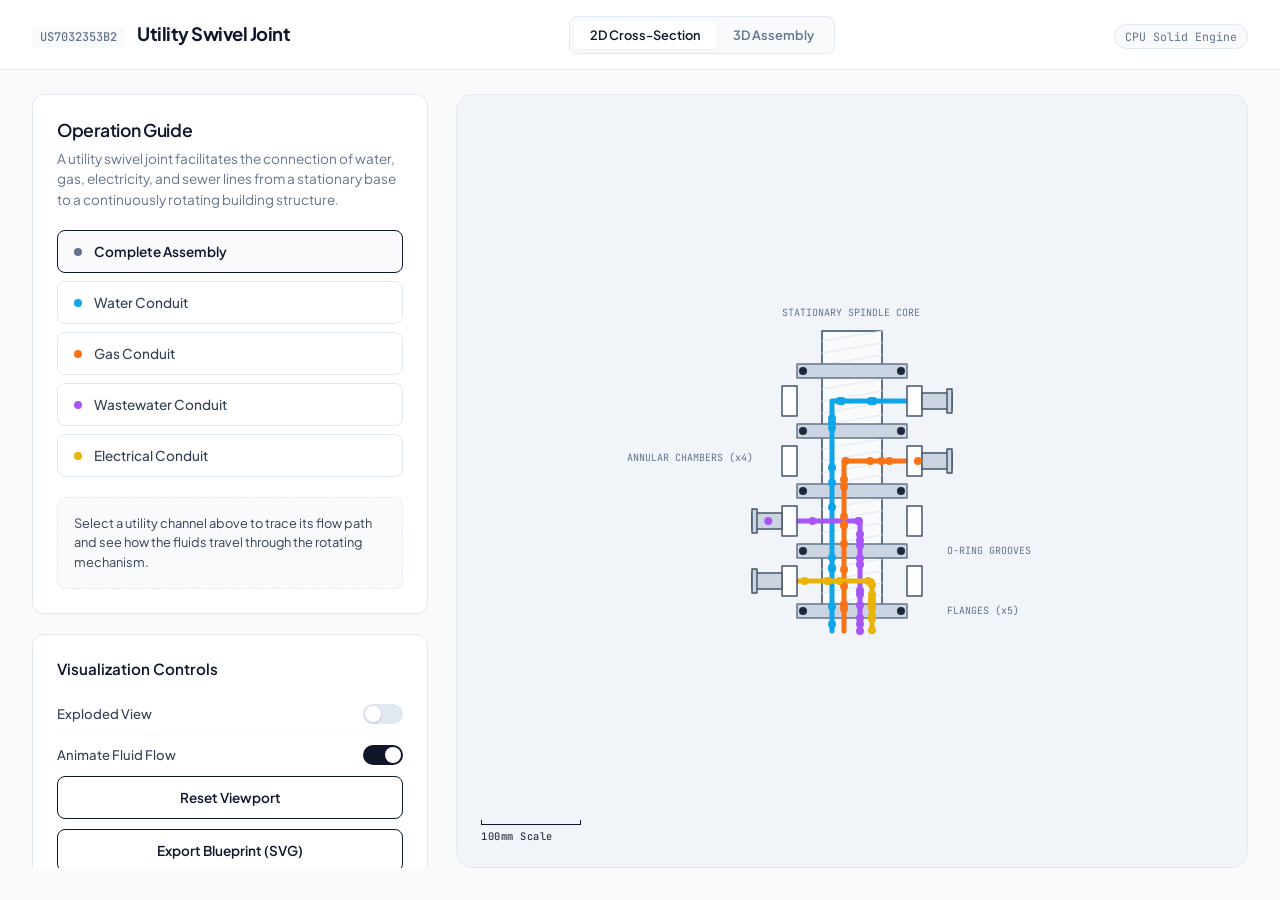
<file: index.html>
<!DOCTYPE html>
<html lang="en">
<head>
    <meta charset="UTF-8">
    <meta name="viewport" content="width=device-width, initial-scale=1.0">
    
    <title>US7032353 - Swivel Joint Apparatus | Interactive Study</title>
    <meta name="description" content="GPU-independent interactive technical drawing and 3D solid assembly study of the rotating building utility swivel joint.">
    <link rel="icon" href="data:,">
    
    <!-- Google Fonts -->
    <link rel="preconnect" href="https://fonts.googleapis.com">
    <link rel="preconnect" href="https://fonts.gstatic.com" crossorigin>
    <link href="https://fonts.googleapis.com/css2?family=Plus+Jakarta+Sans:wght@300;400;500;600;700&family=JetBrains+Mono:wght@400;500&display=swap" rel="stylesheet">
    
    <link rel="stylesheet" href="index.css">
</head>
<body>

    <div class="app-wrapper">
        <!-- HEADER -->
        <header class="main-header">
            <div class="logo-area">
                <span class="patent-no">US7032353B2</span>
                <h1>Utility Swivel Joint</h1>
            </div>
            
            <!-- View Tabs (2D Schematic vs 3D Assembly) -->
            <div class="view-tabs">
                <button class="tab-btn active" id="tab-2d">2D Cross-Section</button>
                <button class="tab-btn" id="tab-3d">3D Assembly</button>
            </div>
            
            <div class="engine-indicator">
                <span id="engine-badge" class="badge">CPU Solid Engine</span>
            </div>
        </header>

        <!-- MAIN LAYOUT -->
        <main class="main-content">
            
            <!-- LEFT PANEL: Educational & Controls -->
            <section class="side-panel">
                <div class="card educational-card">
                    <h2>Operation Guide</h2>
                    <p class="intro-text">
                        A utility swivel joint facilitates the connection of water, gas, electricity, and sewer lines from a stationary base to a continuously rotating building structure.
                    </p>
                    
                    <!-- System interactive toggles -->
                    <div class="system-menu">
                        <button class="sys-btn active" data-sys="all">
                            <span class="indicator-dot dot-all"></span>
                            <span>Complete Assembly</span>
                        </button>
                        <button class="sys-btn" data-sys="0">
                            <span class="indicator-dot dot-water"></span>
                            <span>Water Conduit</span>
                        </button>
                        <button class="sys-btn" data-sys="1">
                            <span class="indicator-dot dot-gas"></span>
                            <span>Gas Conduit</span>
                        </button>
                        <button class="sys-btn" data-sys="2">
                            <span class="indicator-dot dot-waste"></span>
                            <span>Wastewater Conduit</span>
                        </button>
                        <button class="sys-btn" data-sys="3">
                            <span class="indicator-dot dot-electric"></span>
                            <span>Electrical Conduit</span>
                        </button>
                    </div>

                    <!-- Dynamic Description Text -->
                    <div id="system-description" class="sys-desc-box">
                        Select a utility channel above to trace its flow path and see how the fluids travel through the rotating mechanism.
                    </div>
                </div>

                <!-- CONTROLS CARD -->
                <div class="card controls-card">
                    <h3>Visualization Controls</h3>
                    
                    <div class="control-row" id="row-cutaway">
                        <label for="toggle-cutaway">Cutaway Section (90°)</label>
                        <label class="toggle-switch">
                            <input type="checkbox" id="toggle-cutaway" checked>
                            <span class="toggle-slider"></span>
                        </label>
                    </div>

                    <div class="control-row">
                        <label for="toggle-explode">Exploded View</label>
                        <label class="toggle-switch">
                            <input type="checkbox" id="toggle-explode">
                            <span class="toggle-slider"></span>
                        </label>
                    </div>

                    <div class="control-row" id="row-opacity">
                        <label for="slider-opacity">Casing Transparency</label>
                        <input type="range" id="slider-opacity" min="0" max="100" value="80" class="range-slider">
                    </div>

                    <div class="control-row">
                        <label for="toggle-flow">Animate Fluid Flow</label>
                        <label class="toggle-switch">
                            <input type="checkbox" id="toggle-flow" checked>
                            <span class="toggle-slider"></span>
                        </label>
                    </div>

                    <div class="control-row" id="row-rotate">
                        <label for="toggle-rotate">Auto-Rotation</label>
                        <label class="toggle-switch">
                            <input type="checkbox" id="toggle-rotate" checked>
                            <span class="toggle-slider"></span>
                        </label>
                    </div>

                    <button id="btn-reset" class="btn-secondary" style="margin-bottom: 10px;">Reset Viewport</button>
                    <button id="btn-export" class="btn-secondary">Export Blueprint (SVG)</button>
                </div>
            </section>

            <!-- RIGHT PANEL: Viewport -->
            <section class="viewport-card">
                <div id="canvas-container">
                    <canvas id="vector-canvas"></canvas>
                </div>
                
                <!-- Viewport legend overlays -->
                <div class="viewport-overlay top-left">
                    <div class="overlay-item" id="overlay-angle">
                        <span class="lbl">Angle Y:</span>
                        <span id="lbl-rot" class="val">0.0°</span>
                    </div>
                </div>
                
                <div class="viewport-overlay bottom-left">
                    <div class="scale-ruler">
                        <div class="ruler-line"></div>
                        <span class="ruler-txt">100mm Scale</span>
                    </div>
                </div>
            </section>

        </main>
    </div>

    <!-- Self-contained GPU-free Solid & Schematic Vector Engine -->
    <script>
        // Config & State
        let renderMode = '2D'; // '2D' (Schematic) or '3D' (Solid Assembly)
        let activeSystem = 'all';
        let isExploded = false;
        let isCutaway = true;
        let casingOpacity = 0.8;
        let showFlow = true;
        let isAutoRotate = true;

        let currentExplosion = 0.0;
        const explodeSpeed = 0.06;

        // 3D Rotation, Pan & Zoom
        let angleY = 0;
        let angleX = 0.3;
        let panX = 0;
        let panY = 0;
        let zoom = 1.0;
        let isDragging = false;
        let dragMode = 'rotate'; // 'rotate' or 'pan'
        let lastMouseX = 0, lastMouseY = 0;
        let initialTouchDist = 0;

        // Particle system for fluid flow
        let particles = [];
        
        // UI Bindings
        const tab2d = document.getElementById('tab-2d');
        const tab3d = document.getElementById('tab-3d');
        const toggleExplode = document.getElementById('toggle-explode');
        const toggleCutaway = document.getElementById('toggle-cutaway');
        const sliderOpacity = document.getElementById('slider-opacity');
        const toggleFlow = document.getElementById('toggle-flow');
        const toggleRotate = document.getElementById('toggle-rotate');
        const btnReset = document.getElementById('btn-reset');
        const btnExport = document.getElementById('btn-export');
        
        const lblRot = document.getElementById('lbl-rot');
        const overlayAngle = document.getElementById('overlay-angle');
        const systemDescription = document.getElementById('system-description');
        
        const rowCutaway = document.getElementById('row-cutaway');
        const rowOpacity = document.getElementById('row-opacity');
        const rowRotate = document.getElementById('row-rotate');

        const canvas = document.getElementById('vector-canvas');
        const canvasCtx = canvas.getContext('2d');
        let width, height;

        const SYSTEM_INFO = {
            all: "Select a utility channel above to trace its flow path and see how the fluids travel through the rotating mechanism.",
            0: "<strong>Water System:</strong> Water enters from the stationary base via a vertical pipe at the bottom left of the spindle core, exits radially into the bottom chamber, and flows into the rotating building's lower conduit.",
            1: "<strong>Gas System:</strong> Gas travels up the second vertical channel to the second chamber. Elastomeric O-rings prevent it from mixing with the neighboring water and wastewater lines.",
            2: "<strong>Wastewater System:</strong> Waste drains down to the third chamber, utilizing a wider conduit diameter to ensure gravity-fed drainage exits cleanly without leakage.",
            3: "<strong>Electrical System:</strong> Power lines run up a central dry shaft to electric slip rings at the top cap, supplying continuous electrical connections during rotation."
        };

        const conduitColors = ['#0ea5e9', '#f97316', '#a855f7', '#eab308'];

        // Fake SVG drawing context to record SVG drawing commands
        class SVGContext {
            constructor(w, h) {
                this.width = w;
                this.height = h;
                this.paths = [];
                this.currentPath = [];
                this.fillStyle = '#ffffff';
                this.strokeStyle = '#000000';
                this.lineWidth = 1;
                this.font = '10px sans-serif';
            }
            beginPath() { this.currentPath = []; }
            moveTo(x, y) { this.currentPath.push(`M ${x.toFixed(1)} ${y.toFixed(1)}`); }
            lineTo(x, y) { this.currentPath.push(`L ${x.toFixed(1)} ${y.toFixed(1)}`); }
            arc(cx, cy, r, startAngle, endAngle) {
                // Approximate circular arc for SVG path
                this.currentPath.push(`M ${cx-r} ${cy} A ${r} ${r} 0 1 0 ${cx+r} ${cy} A ${r} ${r} 0 1 0 ${cx-r} ${cy}`);
            }
            closePath() { this.currentPath.push('Z'); }
            fillRect(x, y, w, h) {
                this.paths.push(`<rect x="${x.toFixed(1)}" y="${y.toFixed(1)}" width="${w.toFixed(1)}" height="${h.toFixed(1)}" fill="${this.fillStyle}" stroke="none" />`);
            }
            strokeRect(x, y, w, h) {
                this.paths.push(`<rect x="${x.toFixed(1)}" y="${y.toFixed(1)}" width="${w.toFixed(1)}" height="${h.toFixed(1)}" fill="none" stroke="${this.strokeStyle}" stroke-width="${this.lineWidth}" />`);
            }
            fill() {
                const d = this.currentPath.join(' ');
                if (d.trim()) {
                    this.paths.push(`<path d="${d}" fill="${this.fillStyle}" stroke="none" />`);
                }
            }
            stroke() {
                const d = this.currentPath.join(' ');
                if (d.trim()) {
                    this.paths.push(`<path d="${d}" fill="none" stroke="${this.strokeStyle}" stroke-width="${this.lineWidth}" stroke-linecap="round" stroke-linejoin="round" />`);
                }
            }
            fillText(text, x, y) {
                this.paths.push(`<text x="${x.toFixed(1)}" y="${y.toFixed(1)}" fill="${this.strokeStyle}" font-family="JetBrains Mono, monospace" font-size="10px" text-anchor="middle">${text}</text>`);
            }
            clearRect() {} // No-op in SVG
            getXML() {
                return `<svg xmlns="http://www.w3.org/2000/svg" viewBox="0 0 ${this.width} ${this.height}" width="${this.width}" height="${this.height}">
                    <rect width="100%" height="100%" fill="#f8fafc" />
                    <g style="font-family: 'Plus Jakarta Sans', sans-serif;">
                        ${this.paths.join('\n')}
                    </g>
                </svg>`;
            }
        }

        function init() {
            resizeCanvas();
            window.addEventListener('resize', resizeCanvas);

            // Drag behavior for 3D View
            canvas.addEventListener('mousedown', (e) => {
                if (renderMode !== '3D') return;
                isDragging = true;
                lastMouseX = e.clientX;
                lastMouseY = e.clientY;
                isAutoRotate = false;
                toggleRotate.checked = false;
                
                // Right click, middle click, or Left click + Shift = PAN
                if (e.button === 2 || e.button === 1 || e.shiftKey) {
                    dragMode = 'pan';
                } else {
                    dragMode = 'rotate';
                }
            });

            // Prevent context menu on right click drag
            canvas.addEventListener('contextmenu', (e) => {
                if (renderMode === '3D') e.preventDefault();
            });

            window.addEventListener('mousemove', (e) => {
                if (!isDragging) return;
                const dx = e.clientX - lastMouseX;
                const dy = e.clientY - lastMouseY;
                lastMouseX = e.clientX;
                lastMouseY = e.clientY;

                if (dragMode === 'pan') {
                    panX += dx;
                    panY += dy;
                } else {
                    angleY += dx * 0.007;
                    angleX += dy * 0.007;
                    angleX = Math.max(-Math.PI/4, Math.min(Math.PI/4, angleX));
                }
            });

            window.addEventListener('mouseup', () => { isDragging = false; });

            // Wheel zoom
            canvas.addEventListener('wheel', (e) => {
                if (renderMode !== '3D') return;
                e.preventDefault();
                zoom += e.deltaY * -0.001;
                zoom = Math.max(0.2, Math.min(5.0, zoom));
            }, { passive: false });

            // Touch support for mobile/trackpad
            canvas.addEventListener('touchstart', (e) => {
                if (renderMode !== '3D') return;
                if (e.touches.length === 1) {
                    isDragging = true;
                    dragMode = 'rotate';
                    lastMouseX = e.touches[0].clientX;
                    lastMouseY = e.touches[0].clientY;
                    isAutoRotate = false;
                    toggleRotate.checked = false;
                } else if (e.touches.length === 2) {
                    isDragging = true;
                    dragMode = 'zoom-pan';
                    lastMouseX = (e.touches[0].clientX + e.touches[1].clientX) / 2;
                    lastMouseY = (e.touches[0].clientY + e.touches[1].clientY) / 2;
                    initialTouchDist = Math.hypot(
                        e.touches[0].clientX - e.touches[1].clientX,
                        e.touches[0].clientY - e.touches[1].clientY
                    );
                }
            });

            canvas.addEventListener('touchmove', (e) => {
                if (!isDragging) return;
                if (e.touches.length === 1 && dragMode === 'rotate') {
                    const dx = e.touches[0].clientX - lastMouseX;
                    const dy = e.touches[0].clientY - lastMouseY;
                    lastMouseX = e.touches[0].clientX;
                    lastMouseY = e.touches[0].clientY;

                    angleY += dx * 0.007;
                    angleX += dy * 0.007;
                    angleX = Math.max(-Math.PI/4, Math.min(Math.PI/4, angleX));
                } else if (e.touches.length === 2 && dragMode === 'zoom-pan') {
                    const currentX = (e.touches[0].clientX + e.touches[1].clientX) / 2;
                    const currentY = (e.touches[0].clientY + e.touches[1].clientY) / 2;
                    const dx = currentX - lastMouseX;
                    const dy = currentY - lastMouseY;
                    
                    lastMouseX = currentX;
                    lastMouseY = currentY;
                    
                    panX += dx;
                    panY += dy;
                    
                    const dist = Math.hypot(
                        e.touches[0].clientX - e.touches[1].clientX,
                        e.touches[0].clientY - e.touches[1].clientY
                    );
                    const deltaDist = dist - initialTouchDist;
                    initialTouchDist = dist;
                    
                    zoom += deltaDist * 0.005;
                    zoom = Math.max(0.2, Math.min(5.0, zoom));
                }
            });

            canvas.addEventListener('touchend', () => { isDragging = false; });

            setupUI();
            createParticles();
            
            // Start main animation loop
            tick();
        }

        function resizeCanvas() {
            width = canvas.clientWidth;
            height = canvas.clientHeight;
            canvas.width = width;
            canvas.height = height;
        }

        function setupUI() {
            // Tab switching
            tab2d.addEventListener('click', () => {
                tab2d.classList.add('active');
                tab3d.classList.remove('active');
                renderMode = '2D';
                
                // Hide 3D options
                rowCutaway.style.display = 'none';
                rowOpacity.style.display = 'none';
                rowRotate.style.display = 'none';
                overlayAngle.style.display = 'none';
            });

            tab3d.addEventListener('click', () => {
                tab3d.classList.add('active');
                tab2d.classList.remove('active');
                renderMode = '3D';
                
                // Show 3D options
                rowCutaway.style.display = 'flex';
                rowOpacity.style.display = 'flex';
                rowRotate.style.display = 'flex';
                overlayAngle.style.display = 'block';
            });

            // Trigger default view visibility
            tab2d.click();

            toggleExplode.addEventListener('change', (e) => { isExploded = e.target.checked; });
            toggleCutaway.addEventListener('change', (e) => { isCutaway = e.target.checked; });
            sliderOpacity.addEventListener('input', (e) => { casingOpacity = parseFloat(e.target.value) / 100; });
            toggleFlow.addEventListener('change', (e) => { showFlow = e.target.checked; });
            toggleRotate.addEventListener('change', (e) => { isAutoRotate = e.target.checked; });

            btnReset.addEventListener('click', () => {
                angleY = 0;
                angleX = 0.3;
                panX = 0;
                panY = 0;
                zoom = 1.0;
                isAutoRotate = true;
                toggleRotate.checked = true;
                isExploded = false;
                toggleExplode.checked = false;
            });

            // Handle blueprint vector download
            btnExport.addEventListener('click', () => {
                const svgCtx = new SVGContext(width, height);
                
                if (renderMode === '2D') {
                    draw2DSchematic(svgCtx);
                } else {
                    draw3DAssembly(svgCtx);
                }

                // Download file
                const blob = new Blob([svgCtx.getXML()], { type: 'image/svg+xml' });
                const url = URL.createObjectURL(blob);
                const a = document.createElement('a');
                a.href = url;
                a.download = `swivel_joint_${renderMode.toLowerCase()}_blueprint.svg`;
                document.body.appendChild(a);
                a.click();
                document.body.removeChild(a);
                URL.revokeObjectURL(url);
            });

            // Utility buttons
            const buttons = document.querySelectorAll('.sys-btn');
            buttons.forEach(btn => {
                btn.addEventListener('click', () => {
                    buttons.forEach(b => b.classList.remove('active'));
                    btn.classList.add('active');
                    
                    activeSystem = btn.getAttribute('data-sys');
                    systemDescription.innerHTML = SYSTEM_INFO[activeSystem];
                });
            });
        }

        // Particle system for flow tracing
        function createParticles() {
            particles = [];
            // Create flow particles along the channels
            for (let i = 0; i < 4; i++) {
                for (let p = 0; p < 15; p++) {
                    particles.push({
                        system: i,
                        t: p / 15, // parameter from 0 (entry) to 1 (exit)
                        speed: 0.005 + Math.random() * 0.003
                    });
                }
            }
        }

        // 3D Perspective Projection Math (uses global zoom/pan)
        function project3D(x, y, z) {
            const cosY = Math.cos(angleY);
            const sinY = Math.sin(angleY);
            let x1 = x * cosY - z * sinY;
            let z1 = x * sinY + z * cosY;
            
            const cosX = Math.cos(angleX);
            const sinX = Math.sin(angleX);
            let y2 = y * cosX - z1 * sinX;
            let z2 = y * sinX + z1 * cosX;
            
            const depth = z2 + 35;
            const factor = 460 * zoom;
            const px = (x1 * factor) / depth + width / 2 + panX;
            const py = (-y2 * factor) / depth + height / 2 + panY;
            
            return { x: px, y: py };
        }

        // Render Tick
        function tick() {
            requestAnimationFrame(tick);
            canvasCtx.clearRect(0, 0, width, height);

            const targetExplosion = isExploded ? 1.0 : 0.0;
            currentExplosion += (targetExplosion - currentExplosion) * explodeSpeed;

            // Update particle flow
            if (showFlow) {
                particles.forEach(p => {
                    p.t += p.speed;
                    if (p.t > 1) p.t = 0;
                });
            }

            if (renderMode === '2D') {
                draw2DSchematic(canvasCtx);
            } else {
                draw3DAssembly(canvasCtx);
            }
        }

        // ─── 2D SCHEMATIC RENDERER (Detailed Cross-Section) ──
        function draw2DSchematic(drawCtx) {
            const cx = width / 2;
            const cy = height / 2 - 10;
            
            // Parts parameters
            const spindleW = 60;
            const flangeW = 110;
            const flangeH = 14;
            const casingW = 120;
            const casingOuterW = 140;

            const flangeYPositions = [-100, -40, 20, 80, 140];
            const chamberOffsets = [-70, -10, 50, 110];
            const chamberHeights = [30, 30, 30, 30];

            // 1. Draw central spindle hatching & base
            drawCtx.fillStyle = '#f8fafc';
            drawCtx.fillRect(cx - spindleW/2, cy - 140, spindleW, 280);

            // Spindle core outline
            drawCtx.strokeStyle = '#64748b';
            drawCtx.lineWidth = 2;
            drawCtx.strokeRect(cx - spindleW/2, cy - 140, spindleW, 280);

            // Hatching lines in spindle (technical draft look)
            drawCtx.strokeStyle = '#e2e8f0';
            drawCtx.lineWidth = 1;
            for (let y = cy - 130; y < cy + 140; y += 12) {
                drawCtx.beginPath();
                drawCtx.moveTo(cx - spindleW/2, y);
                drawCtx.lineTo(cx + spindleW/2, y - 10);
                drawCtx.stroke();
            }

            // Draw flanges
            drawCtx.fillStyle = '#cbd5e1';
            drawCtx.strokeStyle = '#64748b';
            drawCtx.lineWidth = 1.5;
            flangeYPositions.forEach(yOffset => {
                drawCtx.fillRect(cx - flangeW/2, cy + yOffset - flangeH/2, flangeW, flangeH);
                drawCtx.strokeRect(cx - flangeW/2, cy + yOffset - flangeH/2, flangeW, flangeH);
            });

            // 2. Draw O-Ring Gaskets (Seals)
            drawCtx.fillStyle = '#1e293b';
            flangeYPositions.forEach(yOffset => {
                drawCtx.beginPath();
                drawCtx.arc(cx - flangeW/2 + 6, cy + yOffset, 4, 0, Math.PI * 2);
                drawCtx.fill();
                
                drawCtx.beginPath();
                drawCtx.arc(cx + flangeW/2 - 6, cy + yOffset, 4, 0, Math.PI * 2);
                drawCtx.fill();
            });

            // 3. Draw internal conduits inside spindle
            const condX = [-20, -8, 8, 20];
            const condExitX = [flangeW/2, flangeW/2, -flangeW/2, -flangeW/2];

            for (let i = 0; i < 4; i++) {
                const isActive = activeSystem === 'all' || activeSystem === String(i);
                drawCtx.strokeStyle = isActive ? conduitColors[i] : '#e2e8f0';
                drawCtx.lineWidth = 5;
                drawCtx.lineCap = 'round';
                drawCtx.lineJoin = 'round';

                drawCtx.beginPath();
                drawCtx.moveTo(cx + condX[i], cy + 160);
                drawCtx.lineTo(cx + condX[i], cy + chamberOffsets[i]);
                drawCtx.lineTo(cx + condExitX[i], cy + chamberOffsets[i]);
                drawCtx.stroke();
            }

            // 4. Draw outer casing sleeves
            const casingOffsets = isExploded ? [-40, -15, 15, 40] : [0, 0, 0, 0];
            
            for (let i = 0; i < 4; i++) {
                const isActive = activeSystem === 'all' || activeSystem === String(i);
                const cyChamber = cy + chamberOffsets[i] + casingOffsets[i] * currentExplosion;
                const hChamber = chamberHeights[i];
                
                drawCtx.fillStyle = 'rgba(255, 255, 255, 0.9)';
                drawCtx.strokeStyle = isActive ? '#475569' : '#cbd5e1';
                drawCtx.lineWidth = 1.5;

                // Left casing segment
                drawCtx.fillRect(cx - casingOuterW/2, cyChamber - hChamber/2, (casingOuterW - flangeW)/2, hChamber);
                drawCtx.strokeRect(cx - casingOuterW/2, cyChamber - hChamber/2, (casingOuterW - flangeW)/2, hChamber);

                // Right casing segment
                drawCtx.fillRect(cx + flangeW/2, cyChamber - hChamber/2, (casingOuterW - flangeW)/2, hChamber);
                drawCtx.strokeRect(cx + flangeW/2, cyChamber - hChamber/2, (casingOuterW - flangeW)/2, hChamber);

                // Draw horizontal exit ports
                drawCtx.strokeStyle = isActive ? '#475569' : '#cbd5e1';
                drawCtx.fillStyle = '#cbd5e1';
                drawCtx.lineWidth = 1.5;
                
                if (i === 0 || i === 1) { // Right pointing ports
                    drawCtx.fillRect(cx + casingOuterW/2, cyChamber - 8, 30, 16);
                    drawCtx.strokeRect(cx + casingOuterW/2, cyChamber - 8, 30, 16);
                    drawCtx.fillRect(cx + casingOuterW/2 + 25, cyChamber - 12, 5, 24);
                    drawCtx.strokeRect(cx + casingOuterW/2 + 25, cyChamber - 12, 5, 24);
                } else { // Left pointing ports
                    drawCtx.fillRect(cx - casingOuterW/2 - 30, cyChamber - 8, 30, 16);
                    drawCtx.strokeRect(cx - casingOuterW/2 - 30, cyChamber - 8, 30, 16);
                    drawCtx.fillRect(cx - casingOuterW/2 - 30, cyChamber - 12, 5, 24);
                    drawCtx.strokeRect(cx - casingOuterW/2 - 30, cyChamber - 12, 5, 24);
                }
            }

            // 5. Draw animated flowing particles
            if (showFlow && drawCtx === canvasCtx) { // Draw animated particles only on the active screen canvas
                particles.forEach(p => {
                    if (activeSystem !== 'all' && activeSystem !== String(p.system)) return;
                    
                    const i = p.system;
                    const casingOffset = casingOffsets[i] * currentExplosion;
                    const endX = condExitX[i];
                    
                    let px = 0, py = 0;
                    
                    if (p.t < 0.7) {
                        const tNorm = p.t / 0.7;
                        px = cx + condX[i];
                        py = cy + 160 + tNorm * (chamberOffsets[i] - 160);
                    } else {
                        const tNorm = (p.t - 0.7) / 0.3;
                        px = cx + condX[i] + tNorm * (endX - condX[i]);
                        py = cy + chamberOffsets[i];
                    }

                    if (p.t > 0.7) {
                        py += casingOffset;
                        if (p.t > 0.9) {
                            const extNorm = (p.t - 0.9) / 0.1;
                            const portDir = endX > 0 ? 1 : -1;
                            px += portDir * extNorm * 30;
                        }
                    }

                    drawCtx.fillStyle = conduitColors[i];
                    drawCtx.beginPath();
                    drawCtx.arc(px, py, 4, 0, Math.PI * 2);
                    drawCtx.fill();
                });
            }

            // Labels & Technical Annotations
            drawCtx.fillStyle = '#64748b';
            drawCtx.font = '10px "JetBrains Mono"';
            drawCtx.fillText("FLANGES (x5)", cx + flangeW/2 + 40, cy + 143);
            drawCtx.fillText("O-RING GROOVES", cx + flangeW/2 + 40, cy + 83);
            drawCtx.fillText("ANNULAR CHAMBERS (x4)", cx - flangeW/2 - 170, cy - 10);
            drawCtx.fillText("STATIONARY SPINDLE CORE", cx - 70, cy - 155);
        }

        // Helper functions to generate 3D faces list
        function addCylinderFaces(faces, cx, cy, cz, r, h, color, strokeColor, angleLimit = Math.PI*2, rotOffset = 0) {
            const steps = 16;
            const topY = cy + h/2;
            const botY = cy - h/2;
            
            const topVerts = [];
            const botVerts = [];
            
            for (let i = 0; i <= steps; i++) {
                const theta = (i / steps) * angleLimit - (angleLimit/2) + rotOffset + Math.PI/2;
                const cos = Math.cos(theta);
                const sin = Math.sin(theta);
                
                topVerts.push([cx + r * cos, topY, cz + r * sin]);
                botVerts.push([cx + r * cos, botY, cz + r * sin]);
            }
            
            // Side faces
            for (let i = 0; i < steps; i++) {
                faces.push({
                    vertices: [botVerts[i], botVerts[i+1], topVerts[i+1], topVerts[i]],
                    color: color,
                    strokeColor: strokeColor,
                    lineWidth: 0.8
                });
            }
            
            // Top/Bottom caps
            if (angleLimit === Math.PI * 2) {
                faces.push({
                    vertices: topVerts.slice(),
                    color: color,
                    strokeColor: strokeColor,
                    lineWidth: 0.8
                });
                faces.push({
                    vertices: botVerts.slice().reverse(),
                    color: color,
                    strokeColor: strokeColor,
                    lineWidth: 0.8
                });
            } else {
                // Cut segment caps
                faces.push({
                    vertices: [topVerts[0], botVerts[0], [cx, botY, cz], [cx, topY, cz]],
                    color: color,
                    strokeColor: strokeColor,
                    lineWidth: 0.8
                });
                faces.push({
                    vertices: [topVerts[steps], botVerts[steps], [cx, botY, cz], [cx, topY, cz]].reverse(),
                    color: color,
                    strokeColor: strokeColor,
                    lineWidth: 0.8
                });
                // Partial circular caps
                faces.push({
                    vertices: [[cx, topY, cz], ...topVerts],
                    color: color,
                    strokeColor: strokeColor,
                    lineWidth: 0.8
                });
                faces.push({
                    vertices: [[cx, botY, cz], ...botVerts].reverse(),
                    color: color,
                    strokeColor: strokeColor,
                    lineWidth: 0.8
                });
            }
        }

        function addHorizontalCylinderFaces(faces, cx, cy, cz, r, len, angle, color, strokeColor) {
            const steps = 12;
            const halfL = len / 2;
            const topVerts = [];
            const botVerts = [];
            
            const cosA = Math.cos(angle);
            const sinA = Math.sin(angle);
            
            for (let i = 0; i <= steps; i++) {
                const theta = (i / steps) * Math.PI * 2;
                const cosT = Math.cos(theta);
                const sinT = Math.sin(theta);
                
                const ux = -sinA * r * cosT;
                const uy = r * sinT;
                const uz = cosA * r * cosT;
                
                topVerts.push([cx + cosA*halfL + ux, cy + uy, cz + sinA*halfL + uz]);
                botVerts.push([cx - cosA*halfL + ux, cy + uy, cz - sinA*halfL + uz]);
            }
            
            for (let i = 0; i < steps; i++) {
                faces.push({
                    vertices: [botVerts[i], botVerts[i+1], topVerts[i+1], topVerts[i]],
                    color: color,
                    strokeColor: strokeColor,
                    lineWidth: 0.8
                });
            }
            
            faces.push({
                vertices: topVerts,
                color: color,
                strokeColor: strokeColor,
                lineWidth: 0.8
            });
            faces.push({
                vertices: botVerts.slice().reverse(),
                color: color,
                strokeColor: strokeColor,
                lineWidth: 0.8
            });
        }

        function get3DSceneFaces() {
            const faces = [];
            const baseExplode = -6.5 * currentExplosion;
            const capExplode = 8.5 * currentExplosion;
            const offsets = [-4.5, -1.5, 2.5, 6.5];
            const chamberOffsets = [-4.2, -0.6, 3.4, 7.2];
            const chamberRadii = [2.9, 2.9, 3.4, 2.6];
            const chamberHeights = [2.4, 2.4, 2.8, 2.0];
            
            // 1. Spindle core (semi-transparent steel)
            const spindleAngle = isCutaway ? Math.PI : Math.PI * 2;
            addCylinderFaces(faces, 0, 0, 0, 1.4, 21, 'rgba(203, 213, 225, 0.4)', '#475569', spindleAngle, 0);
            
            // Spindle bearings
            addCylinderFaces(faces, 0, 9.2, 0, 1.8, 0.6, '#d97706', '#92400e');
            addCylinderFaces(faces, 0, -8.2, 0, 1.8, 0.6, '#d97706', '#92400e');
            
            // 2. Base assembly
            addCylinderFaces(faces, 0, -9.5 + baseExplode, 0, 4.2, 1.2, '#475569', '#1e293b');
            addCylinderFaces(faces, 0, -8.4 + baseExplode, 0, 2.2, 1.0, '#64748b', '#334155');
            
            // 3. Internal conduits inside spindle (uncut to view inside)
            const condX = [-0.5, -0.5, 0.5, 0.5];
            const condZ = [-0.5, 0.5, -0.5, 0.5];
            for (let i = 0; i < 4; i++) {
                if (activeSystem !== 'all' && activeSystem !== String(i)) continue;
                const h = chamberOffsets[i] - (-10.5);
                const y = -10.5 + h/2;
                addCylinderFaces(faces, condX[i], y, condZ[i], 0.2, h, conduitColors[i], '#0f172a');
            }
            
            // 4. Chambers & outer sleeves
            for (let i = 0; i < 4; i++) {
                const belongsToActive = activeSystem === 'all' || activeSystem === String(i);
                if (!belongsToActive) continue;
                
                const yPos = chamberOffsets[i] + offsets[i] * currentExplosion;
                const drawAngle = isCutaway ? Math.PI : Math.PI * 2;
                
                // Chamber sleeve
                const sleeveCol = `rgba(203, 213, 225, ${casingOpacity})`;
                addCylinderFaces(faces, 0, yPos, 0, chamberRadii[i], chamberHeights[i], sleeveCol, '#64748b', drawAngle, i * Math.PI/2);
                
                // Color ring
                addCylinderFaces(faces, 0, yPos, 0, chamberRadii[i] + 0.05, 0.4, conduitColors[i], '#1e293b', drawAngle, i * Math.PI/2);
                
                // Rubber Gaskets
                addCylinderFaces(faces, 0, yPos + chamberHeights[i]/2 + 0.1, 0, 2.0, 0.25, '#334155', '#0f172a');
                addCylinderFaces(faces, 0, yPos - chamberHeights[i]/2 - 0.1, 0, 2.0, 0.25, '#334155', '#0f172a');
                
                // Radial port pipes
                const angle = i * (Math.PI / 2);
                const portLength = 1.6;
                const px = (chamberRadii[i] + portLength/2) * Math.cos(angle);
                const pz = (chamberRadii[i] + portLength/2) * Math.sin(angle);
                
                addHorizontalCylinderFaces(faces, px, yPos, pz, 0.4, portLength, angle, '#cbd5e1', '#64748b');
                
                // Pipe flanges
                const fpx = (chamberRadii[i] + portLength) * Math.cos(angle);
                const fpz = (chamberRadii[i] + portLength) * Math.sin(angle);
                addHorizontalCylinderFaces(faces, fpx, yPos, fpz, 0.7, 0.25, angle, '#64748b', '#334155');
            }
            
            // 5. Top Cap
            addCylinderFaces(faces, 0, 10.2 + capExplode, 0, 2.4, 1.2, '#475569', '#1e293b');
            addCylinderFaces(faces, 0, 11.3 + capExplode, 0, 1.6, 1.0, '#64748b', '#334155');
            
            return faces;
        }

        // ─── 3D ASSEMBLY RENDERER (Painter's Algorithm solid engine) ─
        function draw3DAssembly(drawCtx) {
            if (isAutoRotate && drawCtx === canvasCtx) {
                angleY += 0.003;
            }

            // Draw technical grid lines on canvas
            if (drawCtx === canvasCtx) {
                drawCtx.strokeStyle = 'rgba(100, 116, 139, 0.08)';
                drawCtx.lineWidth = 1;
                for(let i = -10; i <= 10; i += 2) {
                    let p1 = project3D(-15, -11, i);
                    let p2 = project3D(15, -11, i);
                    drawCtx.beginPath(); drawCtx.moveTo(p1.x, p1.y); drawCtx.lineTo(p2.x, p2.y); drawCtx.stroke();

                    let p3 = project3D(i, -11, -15);
                    let p4 = project3D(i, -11, 15);
                    drawCtx.beginPath(); drawCtx.moveTo(p3.x, p3.y); drawCtx.lineTo(p4.x, p4.y); drawCtx.stroke();
                }
            }

            // Gather faces
            const faces = get3DSceneFaces();
            
            // Rotate vertices and calculate depth
            const cosY = Math.cos(angleY);
            const sinY = Math.sin(angleY);
            const cosX = Math.cos(angleX);
            const sinX = Math.sin(angleX);
            
            faces.forEach(face => {
                let sumDepth = 0;
                face.rotatedVertices = face.vertices.map(v => {
                    const x = v[0], y = v[1], z = v[2];
                    const x1 = x * cosY - z * sinY;
                    const z1 = x * sinY + z * cosY;
                    const y2 = y * cosX - z1 * sinX;
                    const z2 = y * sinX + z1 * cosX;
                    
                    sumDepth += z2;
                    return [x1, y2, z2];
                });
                face.depth = sumDepth / face.vertices.length;
            });
            
            // Sort faces back-to-front (Painter's Algorithm)
            faces.sort((a, b) => b.depth - a.depth);
            
            // Render faces with depth fading (Recommandation B)
            const cameraDist = 35;
            
            faces.forEach(face => {
                const depthNorm = Math.max(0, Math.min(1, (face.depth + 15) / 30));
                
                drawCtx.fillStyle = face.color;
                drawCtx.strokeStyle = face.strokeColor;
                drawCtx.lineWidth = face.lineWidth * (0.5 + depthNorm * 0.8);
                
                drawCtx.beginPath();
                face.rotatedVertices.forEach((v, idx) => {
                    const x1 = v[0], y2 = v[1], z2 = v[2];
                    const depth = z2 + cameraDist;
                    const factor = 460 * zoom;
                    
                    // Apply zoom and panning offsets to screen mapping
                    const px = (x1 * factor) / depth + width / 2 + panX;
                    const py = (-y2 * factor) / depth + height / 2 + panY;
                    
                    if (idx === 0) drawCtx.moveTo(px, py);
                    else drawCtx.lineTo(px, py);
                });
                drawCtx.closePath();
                drawCtx.fill();
                drawCtx.stroke();
            });

            // Update angle display
            const angleDeg = (angleY * 180 / Math.PI) % 360;
            lblRot.innerText = angleDeg.toFixed(1) + "°";

            // Draw fluid flow particles
            if (showFlow && drawCtx === canvasCtx) {
                const offsets = [-4.5, -1.5, 2.5, 6.5];
                const chamberOffsets = [-4.2, -0.6, 3.4, 7.2];
                const chamberRadii = [2.9, 2.9, 3.4, 2.6];
                
                particles.forEach(p => {
                    if (activeSystem !== 'all' && activeSystem !== String(p.system)) return;
                    
                    const i = p.system;
                    const casingOffset = offsets[i] * currentExplosion;
                    const angle = i * (Math.PI / 2);
                    
                    const px = (chamberRadii[i] + 1.2) * Math.cos(angle);
                    const pz = (chamberRadii[i] + 1.2) * Math.sin(angle);
                    
                    const condX = [-0.5, -0.5, 0.5, 0.5];
                    const condZ = [-0.5, 0.5, -0.5, 0.5];

                    let rx = 0, ry = 0, rz = 0;
                    
                    if (p.t < 0.7) {
                        const tNorm = p.t / 0.7;
                        ry = -10.5 + tNorm * (chamberOffsets[i] - (-10.5));
                        rx = condX[i];
                        rz = condZ[i];
                    } else {
                        const tNorm = (p.t - 0.7) / 0.3;
                        ry = chamberOffsets[i] + casingOffset;
                        rx = condX[i] + tNorm * (px - condX[i]);
                        rz = condZ[i] + tNorm * (pz - condZ[i]);
                    }

                    // Rotate
                    const x1 = rx * cosY - rz * sinY;
                    const z1 = rx * sinY + rz * cosY;
                    const y2 = ry * cosX - z1 * sinX;
                    const z2 = ry * sinX + z1 * cosX;
                    
                    const depth = z2 + 35;
                    const factor = 460 * zoom;
                    const screenX = (x1 * factor) / depth + width / 2 + panX;
                    const screenY = (-y2 * factor) / depth + height / 2 + panY;

                    const radius = Math.max(1, 4 * (factor / depth / 15));
                    
                    drawCtx.fillStyle = conduitColors[i];
                    drawCtx.beginPath();
                    drawCtx.arc(screenX, screenY, radius, 0, Math.PI * 2);
                    drawCtx.fill();
                });
            }
        }

        init();
    </script>
</body>
</html>
</file>
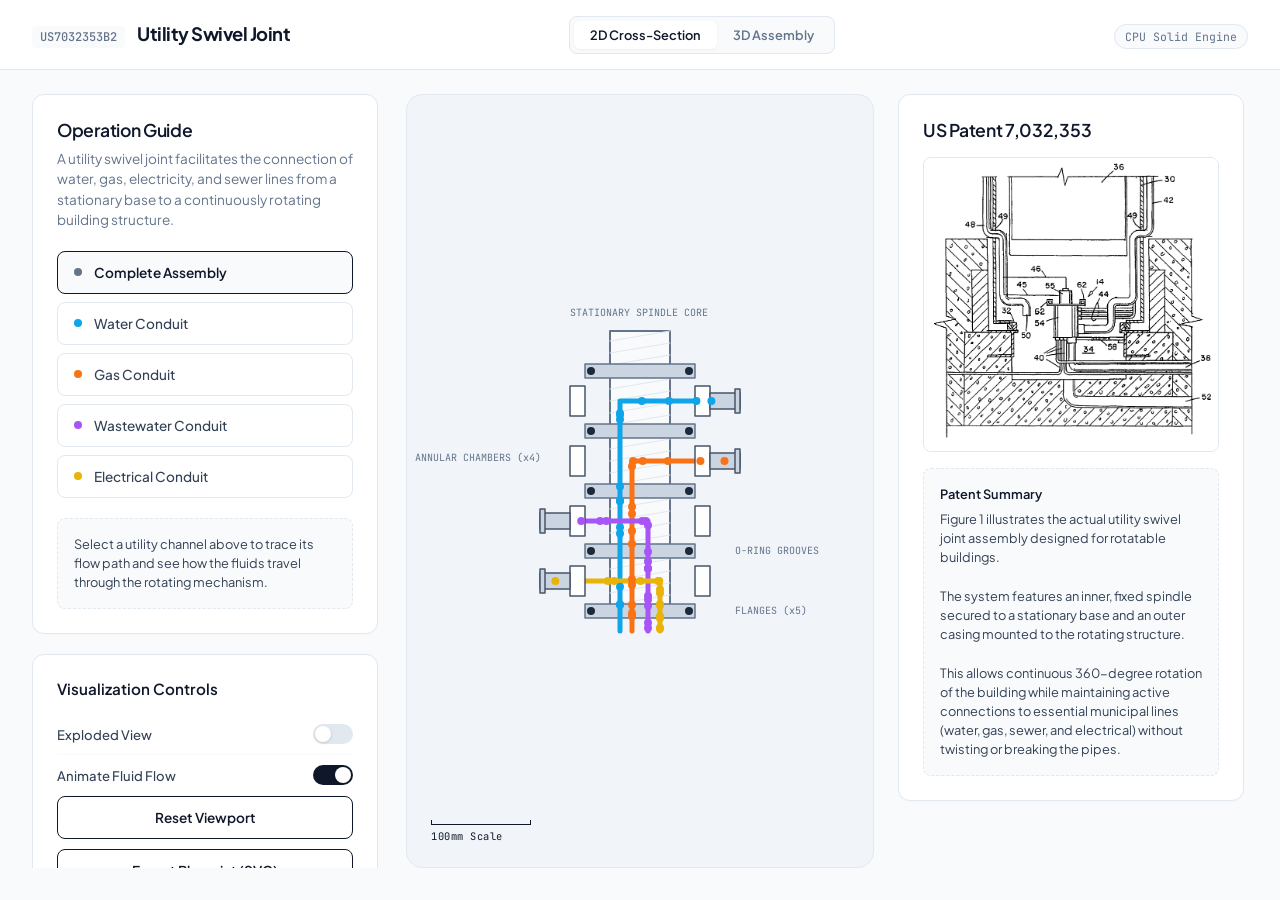
<file: src/index.html>
<!DOCTYPE html>
<html lang="en">
<head>
    <meta charset="UTF-8">
    <meta name="viewport" content="width=device-width, initial-scale=1.0">
    
    <title>US7032353 - Swivel Joint Apparatus | Interactive Study</title>
    <meta name="description" content="GPU-independent interactive technical drawing and 3D solid assembly study of the rotating building utility swivel joint.">
    <link rel="icon" href="data:,">
    
    <!-- Google Fonts -->
    <link rel="preconnect" href="https://fonts.googleapis.com">
    <link rel="preconnect" href="https://fonts.gstatic.com" crossorigin>
    <link href="https://fonts.googleapis.com/css2?family=Plus+Jakarta+Sans:wght@300;400;500;600;700&family=JetBrains+Mono:wght@400;500&display=swap" rel="stylesheet">
    
    <link rel="stylesheet" href="index.css">
</head>
<body>

    <div class="app-wrapper">
        <!-- HEADER -->
        <header class="main-header">
            <div class="logo-area">
                <span class="patent-no">US7032353B2</span>
                <h1>Utility Swivel Joint</h1>
            </div>
            
            <!-- View Tabs (2D Schematic vs 3D Assembly) -->
            <div class="view-tabs">
                <button class="tab-btn active" id="tab-2d">2D Cross-Section</button>
                <button class="tab-btn" id="tab-3d">3D Assembly</button>
            </div>
            
            <div class="engine-indicator">
                <span id="engine-badge" class="badge">CPU Solid Engine</span>
            </div>
        </header>

        <!-- MAIN LAYOUT -->
        <main class="main-content">
            
            <!-- LEFT PANEL: Educational & Controls -->
            <section class="side-panel">
                <div class="card educational-card">
                    <h2>Operation Guide</h2>
                    <p class="intro-text">
                        A utility swivel joint facilitates the connection of water, gas, electricity, and sewer lines from a stationary base to a continuously rotating building structure.
                    </p>
                    
                    <!-- System interactive toggles -->
                    <div class="system-menu">
                        <button class="sys-btn active" data-sys="all">
                            <span class="indicator-dot dot-all"></span>
                            <span>Complete Assembly</span>
                        </button>
                        <button class="sys-btn" data-sys="0">
                            <span class="indicator-dot dot-water"></span>
                            <span>Water Conduit</span>
                        </button>
                        <button class="sys-btn" data-sys="1">
                            <span class="indicator-dot dot-gas"></span>
                            <span>Gas Conduit</span>
                        </button>
                        <button class="sys-btn" data-sys="2">
                            <span class="indicator-dot dot-waste"></span>
                            <span>Wastewater Conduit</span>
                        </button>
                        <button class="sys-btn" data-sys="3">
                            <span class="indicator-dot dot-electric"></span>
                            <span>Electrical Conduit</span>
                        </button>
                    </div>

                    <!-- Dynamic Description Text -->
                    <div id="system-description" class="sys-desc-box">
                        Select a utility channel above to trace its flow path and see how the fluids travel through the rotating mechanism.
                    </div>
                </div>

                <!-- CONTROLS CARD -->
                <div class="card controls-card">
                    <h3>Visualization Controls</h3>
                    
                    <div class="control-row" id="row-cutaway">
                        <label for="toggle-cutaway">Cutaway Section (90°)</label>
                        <label class="toggle-switch">
                            <input type="checkbox" id="toggle-cutaway" checked>
                            <span class="toggle-slider"></span>
                        </label>
                    </div>

                    <div class="control-row">
                        <label for="toggle-explode">Exploded View</label>
                        <label class="toggle-switch">
                            <input type="checkbox" id="toggle-explode">
                            <span class="toggle-slider"></span>
                        </label>
                    </div>

                    <div class="control-row" id="row-opacity">
                        <label for="slider-opacity">Casing Transparency</label>
                        <input type="range" id="slider-opacity" min="0" max="100" value="80" class="range-slider">
                    </div>

                    <div class="control-row">
                        <label for="toggle-flow">Animate Fluid Flow</label>
                        <label class="toggle-switch">
                            <input type="checkbox" id="toggle-flow" checked>
                            <span class="toggle-slider"></span>
                        </label>
                    </div>

                    <div class="control-row" id="row-rotate">
                        <label for="toggle-rotate">Auto-Rotation</label>
                        <label class="toggle-switch">
                            <input type="checkbox" id="toggle-rotate" checked>
                            <span class="toggle-slider"></span>
                        </label>
                    </div>

                    <button id="btn-reset" class="btn-secondary" style="margin-bottom: 10px;">Reset Viewport</button>
                    <button id="btn-export" class="btn-secondary">Export Blueprint (SVG)</button>
                </div>
            </section>

            <!-- RIGHT PANEL: Viewport -->
            <section class="viewport-card">
                <div id="canvas-container">
                    <canvas id="vector-canvas"></canvas>
                </div>
                
                <!-- Viewport legend overlays -->
                <div class="viewport-overlay top-left">
                    <div class="overlay-item" id="overlay-angle">
                        <span class="lbl">Angle Y:</span>
                        <span id="lbl-rot" class="val">0.0°</span>
                    </div>
                </div>
                
                <div class="viewport-overlay bottom-left">
                    <div class="scale-ruler">
                        <div class="ruler-line"></div>
                        <span class="ruler-txt">100mm Scale</span>
                    </div>
                </div>
            </section>

            <!-- CONTEXT PANEL -->
            <section class="side-panel right-panel">
                <div class="card concept-card">
                    <h2>US Patent 7,032,353</h2>
                    
                    <div class="concept-image-wrapper">
                        <img src="patent_figure.png" alt="US Patent 7,032,353 Figure 1" class="concept-image" />
                    </div>
                    
                    <div class="sys-desc-box" style="margin-top: 16px;">
                        <strong>Patent Summary</strong>
                        Figure 1 illustrates the actual utility swivel joint assembly designed for rotatable buildings.
                        <br><br>
                        The system features an inner, fixed spindle secured to a stationary base and an outer casing mounted to the rotating structure.
                        <br><br>
                        This allows continuous 360-degree rotation of the building while maintaining active connections to essential municipal lines (water, gas, sewer, and electrical) without twisting or breaking the pipes.
                    </div>
                </div>
            </section>

        </main>
    </div>

    <!-- Self-contained GPU-free Solid & Schematic Vector Engine -->
    <script>
        // Config & State
        let renderMode = '2D'; // '2D' (Schematic) or '3D' (Solid Assembly)
        let activeSystem = 'all';
        let isExploded = false;
        let isCutaway = true;
        let casingOpacity = 0.8;
        let showFlow = true;
        let isAutoRotate = true;

        let currentExplosion = 0.0;
        const explodeSpeed = 0.06;

        // 3D Rotation, Pan & Zoom
        let angleY = 0;
        let angleX = 0.3;
        let panX = 0;
        let panY = 0;
        let zoom = 1.0;
        let isDragging = false;
        let dragMode = 'rotate'; // 'rotate' or 'pan'
        let lastMouseX = 0, lastMouseY = 0;
        let initialTouchDist = 0;

        // Particle system for fluid flow
        let particles = [];
        
        // UI Bindings
        const tab2d = document.getElementById('tab-2d');
        const tab3d = document.getElementById('tab-3d');
        const toggleExplode = document.getElementById('toggle-explode');
        const toggleCutaway = document.getElementById('toggle-cutaway');
        const sliderOpacity = document.getElementById('slider-opacity');
        const toggleFlow = document.getElementById('toggle-flow');
        const toggleRotate = document.getElementById('toggle-rotate');
        const btnReset = document.getElementById('btn-reset');
        const btnExport = document.getElementById('btn-export');
        
        const lblRot = document.getElementById('lbl-rot');
        const overlayAngle = document.getElementById('overlay-angle');
        const systemDescription = document.getElementById('system-description');
        
        const rowCutaway = document.getElementById('row-cutaway');
        const rowOpacity = document.getElementById('row-opacity');
        const rowRotate = document.getElementById('row-rotate');

        const canvas = document.getElementById('vector-canvas');
        const canvasCtx = canvas.getContext('2d');
        let width, height;

        const SYSTEM_INFO = {
            all: "Select a utility channel above to trace its flow path and see how the fluids travel through the rotating mechanism.",
            0: "<strong>Water System:</strong> Water enters from the stationary base via a vertical pipe at the bottom left of the spindle core, exits radially into the bottom chamber, and flows into the rotating building's lower conduit.",
            1: "<strong>Gas System:</strong> Gas travels up the second vertical channel to the second chamber. Elastomeric O-rings prevent it from mixing with the neighboring water and wastewater lines.",
            2: "<strong>Wastewater System:</strong> Waste drains down to the third chamber, utilizing a wider conduit diameter to ensure gravity-fed drainage exits cleanly without leakage.",
            3: "<strong>Electrical System:</strong> Power lines run up a central dry shaft to electric slip rings at the top cap, supplying continuous electrical connections during rotation."
        };

        const conduitColors = ['#0ea5e9', '#f97316', '#a855f7', '#eab308'];

        // Fake SVG drawing context to record SVG drawing commands
        class SVGContext {
            constructor(w, h) {
                this.width = w;
                this.height = h;
                this.paths = [];
                this.currentPath = [];
                this.fillStyle = '#ffffff';
                this.strokeStyle = '#000000';
                this.lineWidth = 1;
                this.font = '10px sans-serif';
            }
            beginPath() { this.currentPath = []; }
            moveTo(x, y) { this.currentPath.push(`M ${x.toFixed(1)} ${y.toFixed(1)}`); }
            lineTo(x, y) { this.currentPath.push(`L ${x.toFixed(1)} ${y.toFixed(1)}`); }
            arc(cx, cy, r, startAngle, endAngle) {
                // Approximate circular arc for SVG path
                this.currentPath.push(`M ${cx-r} ${cy} A ${r} ${r} 0 1 0 ${cx+r} ${cy} A ${r} ${r} 0 1 0 ${cx-r} ${cy}`);
            }
            closePath() { this.currentPath.push('Z'); }
            fillRect(x, y, w, h) {
                this.paths.push(`<rect x="${x.toFixed(1)}" y="${y.toFixed(1)}" width="${w.toFixed(1)}" height="${h.toFixed(1)}" fill="${this.fillStyle}" stroke="none" />`);
            }
            strokeRect(x, y, w, h) {
                this.paths.push(`<rect x="${x.toFixed(1)}" y="${y.toFixed(1)}" width="${w.toFixed(1)}" height="${h.toFixed(1)}" fill="none" stroke="${this.strokeStyle}" stroke-width="${this.lineWidth}" />`);
            }
            fill() {
                const d = this.currentPath.join(' ');
                if (d.trim()) {
                    this.paths.push(`<path d="${d}" fill="${this.fillStyle}" stroke="none" />`);
                }
            }
            stroke() {
                const d = this.currentPath.join(' ');
                if (d.trim()) {
                    this.paths.push(`<path d="${d}" fill="none" stroke="${this.strokeStyle}" stroke-width="${this.lineWidth}" stroke-linecap="round" stroke-linejoin="round" />`);
                }
            }
            fillText(text, x, y) {
                this.paths.push(`<text x="${x.toFixed(1)}" y="${y.toFixed(1)}" fill="${this.strokeStyle}" font-family="JetBrains Mono, monospace" font-size="10px" text-anchor="middle">${text}</text>`);
            }
            clearRect() {} // No-op in SVG
            getXML() {
                return `<svg xmlns="http://www.w3.org/2000/svg" viewBox="0 0 ${this.width} ${this.height}" width="${this.width}" height="${this.height}">
                    <rect width="100%" height="100%" fill="#f8fafc" />
                    <g style="font-family: 'Plus Jakarta Sans', sans-serif;">
                        ${this.paths.join('\n')}
                    </g>
                </svg>`;
            }
        }

        function init() {
            resizeCanvas();
            window.addEventListener('resize', resizeCanvas);

            // Drag behavior for 3D View
            canvas.addEventListener('mousedown', (e) => {
                if (renderMode !== '3D') return;
                isDragging = true;
                lastMouseX = e.clientX;
                lastMouseY = e.clientY;
                isAutoRotate = false;
                toggleRotate.checked = false;
                
                // Right click, middle click, or Left click + Shift = PAN
                if (e.button === 2 || e.button === 1 || e.shiftKey) {
                    dragMode = 'pan';
                } else {
                    dragMode = 'rotate';
                }
            });

            // Prevent context menu on right click drag
            canvas.addEventListener('contextmenu', (e) => {
                if (renderMode === '3D') e.preventDefault();
            });

            window.addEventListener('mousemove', (e) => {
                if (!isDragging) return;
                const dx = e.clientX - lastMouseX;
                const dy = e.clientY - lastMouseY;
                lastMouseX = e.clientX;
                lastMouseY = e.clientY;

                if (dragMode === 'pan') {
                    panX += dx;
                    panY += dy;
                } else {
                    angleY += dx * 0.007;
                    angleX += dy * 0.007;
                    angleX = Math.max(-Math.PI/4, Math.min(Math.PI/4, angleX));
                }
            });

            window.addEventListener('mouseup', () => { isDragging = false; });

            // Wheel zoom
            canvas.addEventListener('wheel', (e) => {
                if (renderMode !== '3D') return;
                e.preventDefault();
                zoom += e.deltaY * -0.001;
                zoom = Math.max(0.2, Math.min(5.0, zoom));
            }, { passive: false });

            // Touch support for mobile/trackpad
            canvas.addEventListener('touchstart', (e) => {
                if (renderMode !== '3D') return;
                if (e.touches.length === 1) {
                    isDragging = true;
                    dragMode = 'rotate';
                    lastMouseX = e.touches[0].clientX;
                    lastMouseY = e.touches[0].clientY;
                    isAutoRotate = false;
                    toggleRotate.checked = false;
                } else if (e.touches.length === 2) {
                    isDragging = true;
                    dragMode = 'zoom-pan';
                    lastMouseX = (e.touches[0].clientX + e.touches[1].clientX) / 2;
                    lastMouseY = (e.touches[0].clientY + e.touches[1].clientY) / 2;
                    initialTouchDist = Math.hypot(
                        e.touches[0].clientX - e.touches[1].clientX,
                        e.touches[0].clientY - e.touches[1].clientY
                    );
                }
            });

            canvas.addEventListener('touchmove', (e) => {
                if (!isDragging) return;
                if (e.touches.length === 1 && dragMode === 'rotate') {
                    const dx = e.touches[0].clientX - lastMouseX;
                    const dy = e.touches[0].clientY - lastMouseY;
                    lastMouseX = e.touches[0].clientX;
                    lastMouseY = e.touches[0].clientY;

                    angleY += dx * 0.007;
                    angleX += dy * 0.007;
                    angleX = Math.max(-Math.PI/4, Math.min(Math.PI/4, angleX));
                } else if (e.touches.length === 2 && dragMode === 'zoom-pan') {
                    const currentX = (e.touches[0].clientX + e.touches[1].clientX) / 2;
                    const currentY = (e.touches[0].clientY + e.touches[1].clientY) / 2;
                    const dx = currentX - lastMouseX;
                    const dy = currentY - lastMouseY;
                    
                    lastMouseX = currentX;
                    lastMouseY = currentY;
                    
                    panX += dx;
                    panY += dy;
                    
                    const dist = Math.hypot(
                        e.touches[0].clientX - e.touches[1].clientX,
                        e.touches[0].clientY - e.touches[1].clientY
                    );
                    const deltaDist = dist - initialTouchDist;
                    initialTouchDist = dist;
                    
                    zoom += deltaDist * 0.005;
                    zoom = Math.max(0.2, Math.min(5.0, zoom));
                }
            });

            canvas.addEventListener('touchend', () => { isDragging = false; });

            setupUI();
            createParticles();
            
            // Start main animation loop
            tick();
        }

        function resizeCanvas() {
            width = canvas.clientWidth;
            height = canvas.clientHeight;
            canvas.width = width;
            canvas.height = height;
        }

        function setupUI() {
            // Tab switching
            tab2d.addEventListener('click', () => {
                tab2d.classList.add('active');
                tab3d.classList.remove('active');
                renderMode = '2D';
                
                // Hide 3D options
                rowCutaway.style.display = 'none';
                rowOpacity.style.display = 'none';
                rowRotate.style.display = 'none';
                overlayAngle.style.display = 'none';
            });

            tab3d.addEventListener('click', () => {
                tab3d.classList.add('active');
                tab2d.classList.remove('active');
                renderMode = '3D';
                
                // Show 3D options
                rowCutaway.style.display = 'flex';
                rowOpacity.style.display = 'flex';
                rowRotate.style.display = 'flex';
                overlayAngle.style.display = 'block';
            });

            // Trigger default view visibility
            tab2d.click();

            toggleExplode.addEventListener('change', (e) => { isExploded = e.target.checked; });
            toggleCutaway.addEventListener('change', (e) => { isCutaway = e.target.checked; });
            sliderOpacity.addEventListener('input', (e) => { casingOpacity = parseFloat(e.target.value) / 100; });
            toggleFlow.addEventListener('change', (e) => { showFlow = e.target.checked; });
            toggleRotate.addEventListener('change', (e) => { isAutoRotate = e.target.checked; });

            btnReset.addEventListener('click', () => {
                angleY = 0;
                angleX = 0.3;
                panX = 0;
                panY = 0;
                zoom = 1.0;
                isAutoRotate = true;
                toggleRotate.checked = true;
                isExploded = false;
                toggleExplode.checked = false;
            });

            // Handle blueprint vector download
            btnExport.addEventListener('click', () => {
                const svgCtx = new SVGContext(width, height);
                
                if (renderMode === '2D') {
                    draw2DSchematic(svgCtx);
                } else {
                    draw3DAssembly(svgCtx);
                }

                // Download file
                const blob = new Blob([svgCtx.getXML()], { type: 'image/svg+xml' });
                const url = URL.createObjectURL(blob);
                const a = document.createElement('a');
                a.href = url;
                a.download = `swivel_joint_${renderMode.toLowerCase()}_blueprint.svg`;
                document.body.appendChild(a);
                a.click();
                document.body.removeChild(a);
                URL.revokeObjectURL(url);
            });

            // Utility buttons
            const buttons = document.querySelectorAll('.sys-btn');
            buttons.forEach(btn => {
                btn.addEventListener('click', () => {
                    buttons.forEach(b => b.classList.remove('active'));
                    btn.classList.add('active');
                    
                    activeSystem = btn.getAttribute('data-sys');
                    systemDescription.innerHTML = SYSTEM_INFO[activeSystem];
                });
            });
        }

        // Particle system for flow tracing
        function createParticles() {
            particles = [];
            // Create flow particles along the channels
            for (let i = 0; i < 4; i++) {
                for (let p = 0; p < 15; p++) {
                    particles.push({
                        system: i,
                        t: p / 15, // parameter from 0 (entry) to 1 (exit)
                        speed: 0.005 + Math.random() * 0.003
                    });
                }
            }
        }

        // 3D Perspective Projection Math (uses global zoom/pan)
        function project3D(x, y, z) {
            const cosY = Math.cos(angleY);
            const sinY = Math.sin(angleY);
            let x1 = x * cosY - z * sinY;
            let z1 = x * sinY + z * cosY;
            
            const cosX = Math.cos(angleX);
            const sinX = Math.sin(angleX);
            let y2 = y * cosX - z1 * sinX;
            let z2 = y * sinX + z1 * cosX;
            
            const depth = z2 + 35;
            const factor = 460 * zoom;
            const px = (x1 * factor) / depth + width / 2 + panX;
            const py = (-y2 * factor) / depth + height / 2 + panY;
            
            return { x: px, y: py };
        }

        // Render Tick
        function tick() {
            requestAnimationFrame(tick);
            canvasCtx.clearRect(0, 0, width, height);

            const targetExplosion = isExploded ? 1.0 : 0.0;
            currentExplosion += (targetExplosion - currentExplosion) * explodeSpeed;

            // Update particle flow
            if (showFlow) {
                particles.forEach(p => {
                    p.t += p.speed;
                    if (p.t > 1) p.t = 0;
                });
            }

            if (renderMode === '2D') {
                draw2DSchematic(canvasCtx);
            } else {
                draw3DAssembly(canvasCtx);
            }
        }

        // ─── 2D SCHEMATIC RENDERER (Detailed Cross-Section) ──
        function draw2DSchematic(drawCtx) {
            const cx = width / 2;
            const cy = height / 2 - 10;
            
            // Parts parameters
            const spindleW = 60;
            const flangeW = 110;
            const flangeH = 14;
            const casingW = 120;
            const casingOuterW = 140;

            const flangeYPositions = [-100, -40, 20, 80, 140];
            const chamberOffsets = [-70, -10, 50, 110];
            const chamberHeights = [30, 30, 30, 30];

            // 1. Draw central spindle hatching & base
            drawCtx.fillStyle = '#f8fafc';
            drawCtx.fillRect(cx - spindleW/2, cy - 140, spindleW, 280);

            // Spindle core outline
            drawCtx.strokeStyle = '#64748b';
            drawCtx.lineWidth = 2;
            drawCtx.strokeRect(cx - spindleW/2, cy - 140, spindleW, 280);

            // Hatching lines in spindle (technical draft look)
            drawCtx.strokeStyle = '#e2e8f0';
            drawCtx.lineWidth = 1;
            for (let y = cy - 130; y < cy + 140; y += 12) {
                drawCtx.beginPath();
                drawCtx.moveTo(cx - spindleW/2, y);
                drawCtx.lineTo(cx + spindleW/2, y - 10);
                drawCtx.stroke();
            }

            // Draw flanges
            drawCtx.fillStyle = '#cbd5e1';
            drawCtx.strokeStyle = '#64748b';
            drawCtx.lineWidth = 1.5;
            flangeYPositions.forEach(yOffset => {
                drawCtx.fillRect(cx - flangeW/2, cy + yOffset - flangeH/2, flangeW, flangeH);
                drawCtx.strokeRect(cx - flangeW/2, cy + yOffset - flangeH/2, flangeW, flangeH);
            });

            // 2. Draw O-Ring Gaskets (Seals)
            drawCtx.fillStyle = '#1e293b';
            flangeYPositions.forEach(yOffset => {
                drawCtx.beginPath();
                drawCtx.arc(cx - flangeW/2 + 6, cy + yOffset, 4, 0, Math.PI * 2);
                drawCtx.fill();
                
                drawCtx.beginPath();
                drawCtx.arc(cx + flangeW/2 - 6, cy + yOffset, 4, 0, Math.PI * 2);
                drawCtx.fill();
            });

            // 3. Draw internal conduits inside spindle
            const condX = [-20, -8, 8, 20];
            const condExitX = [flangeW/2, flangeW/2, -flangeW/2, -flangeW/2];

            for (let i = 0; i < 4; i++) {
                const isActive = activeSystem === 'all' || activeSystem === String(i);
                drawCtx.strokeStyle = isActive ? conduitColors[i] : '#e2e8f0';
                drawCtx.lineWidth = 5;
                drawCtx.lineCap = 'round';
                drawCtx.lineJoin = 'round';

                drawCtx.beginPath();
                drawCtx.moveTo(cx + condX[i], cy + 160);
                drawCtx.lineTo(cx + condX[i], cy + chamberOffsets[i]);
                drawCtx.lineTo(cx + condExitX[i], cy + chamberOffsets[i]);
                drawCtx.stroke();
            }

            // 4. Draw outer casing sleeves
            const casingOffsets = isExploded ? [-40, -15, 15, 40] : [0, 0, 0, 0];
            
            for (let i = 0; i < 4; i++) {
                const isActive = activeSystem === 'all' || activeSystem === String(i);
                const cyChamber = cy + chamberOffsets[i] + casingOffsets[i] * currentExplosion;
                const hChamber = chamberHeights[i];
                
                drawCtx.fillStyle = 'rgba(255, 255, 255, 0.9)';
                drawCtx.strokeStyle = isActive ? '#475569' : '#cbd5e1';
                drawCtx.lineWidth = 1.5;

                // Left casing segment
                drawCtx.fillRect(cx - casingOuterW/2, cyChamber - hChamber/2, (casingOuterW - flangeW)/2, hChamber);
                drawCtx.strokeRect(cx - casingOuterW/2, cyChamber - hChamber/2, (casingOuterW - flangeW)/2, hChamber);

                // Right casing segment
                drawCtx.fillRect(cx + flangeW/2, cyChamber - hChamber/2, (casingOuterW - flangeW)/2, hChamber);
                drawCtx.strokeRect(cx + flangeW/2, cyChamber - hChamber/2, (casingOuterW - flangeW)/2, hChamber);

                // Draw horizontal exit ports
                drawCtx.strokeStyle = isActive ? '#475569' : '#cbd5e1';
                drawCtx.fillStyle = '#cbd5e1';
                drawCtx.lineWidth = 1.5;
                
                if (i === 0 || i === 1) { // Right pointing ports
                    drawCtx.fillRect(cx + casingOuterW/2, cyChamber - 8, 30, 16);
                    drawCtx.strokeRect(cx + casingOuterW/2, cyChamber - 8, 30, 16);
                    drawCtx.fillRect(cx + casingOuterW/2 + 25, cyChamber - 12, 5, 24);
                    drawCtx.strokeRect(cx + casingOuterW/2 + 25, cyChamber - 12, 5, 24);
                } else { // Left pointing ports
                    drawCtx.fillRect(cx - casingOuterW/2 - 30, cyChamber - 8, 30, 16);
                    drawCtx.strokeRect(cx - casingOuterW/2 - 30, cyChamber - 8, 30, 16);
                    drawCtx.fillRect(cx - casingOuterW/2 - 30, cyChamber - 12, 5, 24);
                    drawCtx.strokeRect(cx - casingOuterW/2 - 30, cyChamber - 12, 5, 24);
                }
            }

            // 5. Draw animated flowing particles
            if (showFlow && drawCtx === canvasCtx) { // Draw animated particles only on the active screen canvas
                particles.forEach(p => {
                    if (activeSystem !== 'all' && activeSystem !== String(p.system)) return;
                    
                    const i = p.system;
                    const casingOffset = casingOffsets[i] * currentExplosion;
                    const endX = condExitX[i];
                    
                    let px = 0, py = 0;
                    
                    if (p.t < 0.7) {
                        const tNorm = p.t / 0.7;
                        px = cx + condX[i];
                        py = cy + 160 + tNorm * (chamberOffsets[i] - 160);
                    } else {
                        const tNorm = (p.t - 0.7) / 0.3;
                        px = cx + condX[i] + tNorm * (endX - condX[i]);
                        py = cy + chamberOffsets[i];
                    }

                    if (p.t > 0.7) {
                        py += casingOffset;
                        if (p.t > 0.9) {
                            const extNorm = (p.t - 0.9) / 0.1;
                            const portDir = endX > 0 ? 1 : -1;
                            px += portDir * extNorm * 30;
                        }
                    }

                    drawCtx.fillStyle = conduitColors[i];
                    drawCtx.beginPath();
                    drawCtx.arc(px, py, 4, 0, Math.PI * 2);
                    drawCtx.fill();
                });
            }

            // Labels & Technical Annotations
            drawCtx.fillStyle = '#64748b';
            drawCtx.font = '10px "JetBrains Mono"';
            drawCtx.fillText("FLANGES (x5)", cx + flangeW/2 + 40, cy + 143);
            drawCtx.fillText("O-RING GROOVES", cx + flangeW/2 + 40, cy + 83);
            drawCtx.fillText("ANNULAR CHAMBERS (x4)", cx - flangeW/2 - 170, cy - 10);
            drawCtx.fillText("STATIONARY SPINDLE CORE", cx - 70, cy - 155);
        }

        // ─── CPU LIGHTING SHADER SYSTEM ───
        function parseColor(cStr) {
            if (cStr.startsWith('#')) {
                const hex = cStr.substring(1);
                return [
                    parseInt(hex.substr(0, 2), 16) || 0,
                    parseInt(hex.substr(2, 2), 16) || 0,
                    parseInt(hex.substr(4, 2), 16) || 0,
                    1.0
                ];
            }
            if (cStr.startsWith('rgba(')) {
                const parts = cStr.match(/[\d.]+/g);
                return [parseFloat(parts[0]), parseFloat(parts[1]), parseFloat(parts[2]), parseFloat(parts[3])];
            }
            return [255, 255, 255, 1.0];
        }

        function applyLighting(cStr, diffuse, specular) {
            const [r, g, b, a] = parseColor(cStr);
            const rL = Math.min(255, r * diffuse + specular);
            const gL = Math.min(255, g * diffuse + specular);
            const bL = Math.min(255, b * diffuse + specular);
            return `rgba(${Math.round(rL)}, ${Math.round(gL)}, ${Math.round(bL)}, ${a})`;
        }

        // Helper functions to generate 3D faces list
        function addCylinderFaces(faces, cx, cy, cz, r, h, color, strokeColor, angleLimit = Math.PI*2, rotOffset = 0) {
            const steps = 16;
            const topY = cy + h/2;
            const botY = cy - h/2;
            
            const topVerts = [];
            const botVerts = [];
            
            for (let i = 0; i <= steps; i++) {
                const theta = (i / steps) * angleLimit - (angleLimit/2) + rotOffset + Math.PI/2;
                const cos = Math.cos(theta);
                const sin = Math.sin(theta);
                
                topVerts.push([cx + r * cos, topY, cz + r * sin]);
                botVerts.push([cx + r * cos, botY, cz + r * sin]);
            }
            
            // Side faces
            for (let i = 0; i < steps; i++) {
                faces.push({
                    vertices: [botVerts[i], botVerts[i+1], topVerts[i+1], topVerts[i]],
                    color: color,
                    strokeColor: strokeColor,
                    lineWidth: 0.8
                });
            }
            
            // Top/Bottom caps
            if (angleLimit === Math.PI * 2) {
                faces.push({
                    vertices: topVerts.slice(),
                    color: color,
                    strokeColor: strokeColor,
                    lineWidth: 0.8
                });
                faces.push({
                    vertices: botVerts.slice().reverse(),
                    color: color,
                    strokeColor: strokeColor,
                    lineWidth: 0.8
                });
            } else {
                // Cut segment caps
                faces.push({
                    vertices: [topVerts[0], botVerts[0], [cx, botY, cz], [cx, topY, cz]],
                    color: color,
                    strokeColor: strokeColor,
                    lineWidth: 0.8
                });
                faces.push({
                    vertices: [topVerts[steps], botVerts[steps], [cx, botY, cz], [cx, topY, cz]].reverse(),
                    color: color,
                    strokeColor: strokeColor,
                    lineWidth: 0.8
                });
                // Partial circular caps
                faces.push({
                    vertices: [[cx, topY, cz], ...topVerts],
                    color: color,
                    strokeColor: strokeColor,
                    lineWidth: 0.8
                });
                faces.push({
                    vertices: [[cx, botY, cz], ...botVerts].reverse(),
                    color: color,
                    strokeColor: strokeColor,
                    lineWidth: 0.8
                });
            }
        }

        function addHorizontalCylinderFaces(faces, cx, cy, cz, r, len, angle, color, strokeColor) {
            const steps = 12;
            const halfL = len / 2;
            const topVerts = [];
            const botVerts = [];
            
            const cosA = Math.cos(angle);
            const sinA = Math.sin(angle);
            
            for (let i = 0; i <= steps; i++) {
                const theta = (i / steps) * Math.PI * 2;
                const cosT = Math.cos(theta);
                const sinT = Math.sin(theta);
                
                const ux = -sinA * r * cosT;
                const uy = r * sinT;
                const uz = cosA * r * cosT;
                
                topVerts.push([cx + cosA*halfL + ux, cy + uy, cz + sinA*halfL + uz]);
                botVerts.push([cx - cosA*halfL + ux, cy + uy, cz - sinA*halfL + uz]);
            }
            
            for (let i = 0; i < steps; i++) {
                faces.push({
                    vertices: [botVerts[i], botVerts[i+1], topVerts[i+1], topVerts[i]],
                    color: color,
                    strokeColor: strokeColor,
                    lineWidth: 0.8
                });
            }
            
            faces.push({
                vertices: topVerts,
                color: color,
                strokeColor: strokeColor,
                lineWidth: 0.8
            });
            faces.push({
                vertices: botVerts.slice().reverse(),
                color: color,
                strokeColor: strokeColor,
                lineWidth: 0.8
            });
        }

        function get3DSceneFaces() {
            const faces = [];
            const baseExplode = -6.5 * currentExplosion;
            const capExplode = 8.5 * currentExplosion;
            const offsets = [-4.5, -1.5, 2.5, 6.5];
            const chamberOffsets = [-4.2, -0.6, 3.4, 7.2];
            const chamberRadii = [2.9, 2.9, 3.4, 2.6];
            const chamberHeights = [2.4, 2.4, 2.8, 2.0];
            
            // 1. Spindle core (semi-transparent steel)
            const spindleAngle = isCutaway ? Math.PI : Math.PI * 2;
            addCylinderFaces(faces, 0, 0, 0, 1.4, 21, 'rgba(203, 213, 225, 0.4)', '#475569', spindleAngle, 0);
            
            // Spindle bearings
            addCylinderFaces(faces, 0, 9.2, 0, 1.8, 0.6, '#d97706', '#92400e');
            addCylinderFaces(faces, 0, -8.2, 0, 1.8, 0.6, '#d97706', '#92400e');
            
            // 2. Base assembly
            addCylinderFaces(faces, 0, -9.5 + baseExplode, 0, 4.2, 1.2, '#475569', '#1e293b');
            addCylinderFaces(faces, 0, -8.4 + baseExplode, 0, 2.2, 1.0, '#64748b', '#334155');
            
            // 3. Internal conduits inside spindle (uncut to view inside)
            const condX = [-0.5, -0.5, 0.5, 0.5];
            const condZ = [-0.5, 0.5, -0.5, 0.5];
            for (let i = 0; i < 4; i++) {
                if (activeSystem !== 'all' && activeSystem !== String(i)) continue;
                const h = chamberOffsets[i] - (-10.5);
                const y = -10.5 + h/2;
                addCylinderFaces(faces, condX[i], y, condZ[i], 0.2, h, conduitColors[i], '#0f172a');
            }
            
            // 4. Chambers & outer sleeves
            for (let i = 0; i < 4; i++) {
                const belongsToActive = activeSystem === 'all' || activeSystem === String(i);
                if (!belongsToActive) continue;
                
                const yPos = chamberOffsets[i] + offsets[i] * currentExplosion;
                const drawAngle = isCutaway ? Math.PI : Math.PI * 2;
                
                // Chamber sleeve
                const sleeveCol = `rgba(203, 213, 225, ${casingOpacity})`;
                addCylinderFaces(faces, 0, yPos, 0, chamberRadii[i], chamberHeights[i], sleeveCol, '#64748b', drawAngle, i * Math.PI/2);
                
                // Color ring
                addCylinderFaces(faces, 0, yPos, 0, chamberRadii[i] + 0.05, 0.4, conduitColors[i], '#1e293b', drawAngle, i * Math.PI/2);
                
                // Rubber Gaskets
                addCylinderFaces(faces, 0, yPos + chamberHeights[i]/2 + 0.1, 0, 2.0, 0.25, '#334155', '#0f172a');
                addCylinderFaces(faces, 0, yPos - chamberHeights[i]/2 - 0.1, 0, 2.0, 0.25, '#334155', '#0f172a');
                
                // Radial port pipes
                const angle = i * (Math.PI / 2);
                const portLength = 1.6;
                const px = (chamberRadii[i] + portLength/2) * Math.cos(angle);
                const pz = (chamberRadii[i] + portLength/2) * Math.sin(angle);
                
                addHorizontalCylinderFaces(faces, px, yPos, pz, 0.4, portLength, angle, '#cbd5e1', '#64748b');
                
                // Pipe flanges
                const fpx = (chamberRadii[i] + portLength) * Math.cos(angle);
                const fpz = (chamberRadii[i] + portLength) * Math.sin(angle);
                addHorizontalCylinderFaces(faces, fpx, yPos, fpz, 0.7, 0.25, angle, '#64748b', '#334155');
            }
            
            // 5. Top Cap
            addCylinderFaces(faces, 0, 10.2 + capExplode, 0, 2.4, 1.2, '#475569', '#1e293b');
            addCylinderFaces(faces, 0, 11.3 + capExplode, 0, 1.6, 1.0, '#64748b', '#334155');
            
            return faces;
        }

        // ─── 3D ASSEMBLY RENDERER (Painter's Algorithm solid engine) ─
        function draw3DAssembly(drawCtx) {
            if (isAutoRotate && drawCtx === canvasCtx) {
                angleY += 0.003;
            }

            // Draw technical grid lines on canvas
            if (drawCtx === canvasCtx) {
                drawCtx.strokeStyle = 'rgba(100, 116, 139, 0.08)';
                drawCtx.lineWidth = 1;
                for(let i = -10; i <= 10; i += 2) {
                    let p1 = project3D(-15, -11, i);
                    let p2 = project3D(15, -11, i);
                    drawCtx.beginPath(); drawCtx.moveTo(p1.x, p1.y); drawCtx.lineTo(p2.x, p2.y); drawCtx.stroke();

                    let p3 = project3D(i, -11, -15);
                    let p4 = project3D(i, -11, 15);
                    drawCtx.beginPath(); drawCtx.moveTo(p3.x, p3.y); drawCtx.lineTo(p4.x, p4.y); drawCtx.stroke();
                }
            }

            // Gather faces
            const faces = get3DSceneFaces();
            
            // Rotate vertices and calculate depth
            const cosY = Math.cos(angleY);
            const sinY = Math.sin(angleY);
            const cosX = Math.cos(angleX);
            const sinX = Math.sin(angleX);
            
            faces.forEach(face => {
                let sumDepth = 0;
                face.rotatedVertices = face.vertices.map(v => {
                    const x = v[0], y = v[1], z = v[2];
                    const x1 = x * cosY - z * sinY;
                    const z1 = x * sinY + z * cosY;
                    const y2 = y * cosX - z1 * sinX;
                    const z2 = y * sinX + z1 * cosX;
                    
                    sumDepth += z2;
                    return [x1, y2, z2];
                });
                face.depth = sumDepth / face.vertices.length;
            });
            
            // Sort faces back-to-front (Painter's Algorithm)
            faces.sort((a, b) => b.depth - a.depth);
            
            // Light setup (Camera relative)
            // L points towards the light source, so light comes from top-left-front
            let Lx = -0.5, Ly = 0.7, Lz = -0.5;
            const lenL = Math.sqrt(Lx*Lx + Ly*Ly + Lz*Lz);
            Lx /= lenL; Ly /= lenL; Lz /= lenL;
            
            // View vector is directly into the screen (0, 0, -1) in camera space
            const Vx = 0, Vy = 0, Vz = -1;
            
            // Half vector for Blinn-Phong
            let Hx = Lx + Vx, Hy = Ly + Vy, Hz = Lz + Vz;
            const lenH = Math.sqrt(Hx*Hx + Hy*Hy + Hz*Hz);
            Hx /= lenH; Hy /= lenH; Hz /= lenH;
            
            // Render faces with depth fading and dynamic shading
            const cameraDist = 35;
            
            faces.forEach(face => {
                const depthNorm = Math.max(0, Math.min(1, (face.depth + 15) / 30));
                
                let diffuse = 1.0;
                let specular = 0.0;

                // Calculate face normal using cross product of first two edges
                if (face.rotatedVertices.length >= 3) {
                    const v0 = face.rotatedVertices[0];
                    const v1 = face.rotatedVertices[1];
                    const v2 = face.rotatedVertices[2];
                    
                    const ux = v1[0] - v0[0];
                    const uy = v1[1] - v0[1];
                    const uz = v1[2] - v0[2];
                    
                    const wx = v2[0] - v1[0];
                    const wy = v2[1] - v1[1];
                    const wz = v2[2] - v1[2];
                    
                    let nx = uy * wz - uz * wy;
                    let ny = uz * wx - ux * wz;
                    let nz = ux * wy - uy * wx;
                    
                    const lenN = Math.sqrt(nx*nx + ny*ny + nz*nz);
                    if (lenN > 0) {
                        // Reverse normal if it's pointing away from camera (0, 0, -1)
                        if (nz > 0) {
                            nx = -nx; ny = -ny; nz = -nz;
                        }
                        
                        nx /= lenN; ny /= lenN; nz /= lenN;
                        
                        // Diffuse Term (ambient + dot(N,L))
                        const dotNL = nx * Lx + ny * Ly + nz * Lz;
                        diffuse = 0.3 + 0.7 * Math.max(0, dotNL);
                        
                        // Specular Term (pow(dot(N,H), shininess))
                        const dotNH = nx * Hx + ny * Hy + nz * Hz;
                        if (dotNL > 0 && dotNH > 0) {
                            specular = Math.pow(dotNH, 30) * 120; // shininess = 30, intensity = 120
                        }
                    }
                }
                
                drawCtx.fillStyle = applyLighting(face.color, diffuse, specular);
                drawCtx.strokeStyle = applyLighting(face.strokeColor, diffuse, 0); // No specular on strokes
                drawCtx.lineWidth = face.lineWidth * (0.5 + depthNorm * 0.8);
                
                drawCtx.beginPath();
                face.rotatedVertices.forEach((v, idx) => {
                    const x1 = v[0], y2 = v[1], z2 = v[2];
                    const depth = z2 + cameraDist;
                    const factor = 460 * zoom;
                    
                    // Apply zoom and panning offsets to screen mapping
                    const px = (x1 * factor) / depth + width / 2 + panX;
                    const py = (-y2 * factor) / depth + height / 2 + panY;
                    
                    if (idx === 0) drawCtx.moveTo(px, py);
                    else drawCtx.lineTo(px, py);
                });
                drawCtx.closePath();
                drawCtx.fill();
                drawCtx.stroke();
            });

            // Update angle display
            const angleDeg = (angleY * 180 / Math.PI) % 360;
            lblRot.innerText = angleDeg.toFixed(1) + "°";

            // Draw fluid flow particles
            if (showFlow && drawCtx === canvasCtx) {
                const offsets = [-4.5, -1.5, 2.5, 6.5];
                const chamberOffsets = [-4.2, -0.6, 3.4, 7.2];
                const chamberRadii = [2.9, 2.9, 3.4, 2.6];
                
                particles.forEach(p => {
                    if (activeSystem !== 'all' && activeSystem !== String(p.system)) return;
                    
                    const i = p.system;
                    const casingOffset = offsets[i] * currentExplosion;
                    const angle = i * (Math.PI / 2);
                    
                    const px = (chamberRadii[i] + 1.2) * Math.cos(angle);
                    const pz = (chamberRadii[i] + 1.2) * Math.sin(angle);
                    
                    const condX = [-0.5, -0.5, 0.5, 0.5];
                    const condZ = [-0.5, 0.5, -0.5, 0.5];

                    let rx = 0, ry = 0, rz = 0;
                    
                    if (p.t < 0.7) {
                        const tNorm = p.t / 0.7;
                        ry = -10.5 + tNorm * (chamberOffsets[i] - (-10.5));
                        rx = condX[i];
                        rz = condZ[i];
                    } else {
                        const tNorm = (p.t - 0.7) / 0.3;
                        ry = chamberOffsets[i] + casingOffset;
                        rx = condX[i] + tNorm * (px - condX[i]);
                        rz = condZ[i] + tNorm * (pz - condZ[i]);
                    }

                    // Rotate
                    const x1 = rx * cosY - rz * sinY;
                    const z1 = rx * sinY + rz * cosY;
                    const y2 = ry * cosX - z1 * sinX;
                    const z2 = ry * sinX + z1 * cosX;
                    
                    const depth = z2 + 35;
                    const factor = 460 * zoom;
                    const screenX = (x1 * factor) / depth + width / 2 + panX;
                    const screenY = (-y2 * factor) / depth + height / 2 + panY;

                    const radius = Math.max(1, 4 * (factor / depth / 15));
                    
                    drawCtx.fillStyle = conduitColors[i];
                    drawCtx.beginPath();
                    drawCtx.arc(screenX, screenY, radius, 0, Math.PI * 2);
                    drawCtx.fill();
                });
            }
        }

        init();
    </script>
</body>
</html>
</file>
<file: index.css>
:root {
  --bg-app: #f8fafc;
  --bg-card: #ffffff;
  --bg-viewport: #f1f5f9;
  
  --text-dark: #0f172a;
  --text-medium: #334155;
  --text-muted: #64748b;
  --border-light: #e2e8f0;
  --border-focus: #94a3b8;
  
  --font-sans: 'Plus Jakarta Sans', -apple-system, sans-serif;
  --font-mono: 'JetBrains Mono', monospace;

  /* Accent Colors */
  --water: #0ea5e9;
  --gas: #f97316;
  --waste: #a855f7;
  --electric: #eab308;
  --all: #64748b;
}

* {
  box-sizing: border-box;
  margin: 0;
  padding: 0;
}

body {
  background-color: var(--bg-app);
  color: var(--text-dark);
  font-family: var(--font-sans);
  height: 100vh;
  width: 100vw;
  overflow: hidden;
}

.app-wrapper {
  display: flex;
  flex-direction: column;
  height: 100vh;
  width: 100vw;
}

/* Header */
.main-header {
  height: 70px;
  background-color: var(--bg-card);
  border-bottom: 1px solid var(--border-light);
  display: flex;
  justify-content: space-between;
  align-items: center;
  padding: 0 32px;
  flex-shrink: 0;
}

.logo-area {
  display: flex;
  align-items: baseline;
  gap: 12px;
}

.logo-area h1 {
  font-size: 1.15rem;
  font-weight: 700;
  color: var(--text-dark);
  letter-spacing: -0.5px;
}

.logo-area .patent-no {
  font-family: var(--font-mono);
  font-size: 0.75rem;
  font-weight: 500;
  color: var(--text-muted);
  background-color: var(--bg-app);
  padding: 3px 8px;
  border-radius: 4px;
}

/* Tab button selector */
.view-tabs {
  display: flex;
  background-color: var(--bg-app);
  padding: 4px;
  border-radius: 8px;
  border: 1px solid var(--border-light);
}

.tab-btn {
  background: transparent;
  border: none;
  padding: 6px 16px;
  font-family: var(--font-sans);
  font-size: 0.8rem;
  font-weight: 600;
  color: var(--text-muted);
  cursor: pointer;
  border-radius: 6px;
  transition: all 0.2s ease;
}

.tab-btn.active {
  background-color: var(--bg-card);
  color: var(--text-dark);
  box-shadow: 0 1px 3px rgba(0, 0, 0, 0.05);
}

.engine-indicator .badge {
  font-family: var(--font-mono);
  font-size: 0.72rem;
  color: var(--text-muted);
  border: 1px solid var(--border-light);
  padding: 4px 10px;
  border-radius: 9999px;
  background-color: var(--bg-app);
}

/* Main Content Grid */
.main-content {
  flex: 1;
  display: grid;
  grid-template-columns: 400px 1fr;
  gap: 24px;
  padding: 24px 32px 32px 32px;
  height: calc(100vh - 70px);
}

/* Side Panel sidebar */
.side-panel {
  display: flex;
  flex-direction: column;
  gap: 20px;
  overflow-y: auto;
  padding-right: 4px;
}

.card {
  background-color: var(--bg-card);
  border: 1px solid var(--border-light);
  border-radius: 12px;
  padding: 24px;
  box-shadow: 0 1px 3px rgba(0,0,0,0.02);
}

.card h2 {
  font-size: 1.1rem;
  font-weight: 600;
  color: var(--text-dark);
  margin-bottom: 8px;
  letter-spacing: -0.3px;
}

.card h3 {
  font-size: 0.95rem;
  font-weight: 600;
  color: var(--text-dark);
  margin-bottom: 16px;
}

.intro-text {
  font-size: 0.85rem;
  color: var(--text-muted);
  line-height: 1.5;
  margin-bottom: 20px;
}

/* System selection menu */
.system-menu {
  display: flex;
  flex-direction: column;
  gap: 8px;
  margin-bottom: 20px;
}

.sys-btn {
  display: flex;
  align-items: center;
  gap: 12px;
  width: 100%;
  padding: 12px 16px;
  background: transparent;
  border: 1px solid var(--border-light);
  border-radius: 8px;
  font-family: var(--font-sans);
  font-size: 0.85rem;
  font-weight: 500;
  color: var(--text-medium);
  text-align: left;
  cursor: pointer;
  transition: all 0.2s ease;
}

.sys-btn:hover {
  background-color: var(--bg-app);
  border-color: var(--border-focus);
}

.sys-btn.active {
  background-color: var(--bg-app);
  border-color: var(--text-dark);
  color: var(--text-dark);
  font-weight: 600;
}

/* Colored indicator dots */
.indicator-dot {
  width: 8px;
  height: 8px;
  border-radius: 50%;
}

.dot-all { background-color: var(--all); }
.dot-water { background-color: var(--water); }
.dot-gas { background-color: var(--gas); }
.dot-waste { background-color: var(--waste); }
.dot-electric { background-color: var(--electric); }

/* Description box under menu */
.sys-desc-box {
  background-color: var(--bg-app);
  border-radius: 8px;
  padding: 16px;
  font-size: 0.8rem;
  line-height: 1.5;
  color: var(--text-medium);
  border: 1px dashed var(--border-light);
  min-height: 80px;
}

.sys-desc-box strong {
  font-weight: 600;
  color: var(--text-dark);
  display: block;
  margin-bottom: 6px;
}

/* Control elements inside card */
.control-row {
  display: flex;
  justify-content: space-between;
  align-items: center;
  font-size: 0.82rem;
  font-weight: 500;
  color: var(--text-medium);
  padding: 10px 0;
  border-bottom: 1px solid var(--bg-app);
}

.control-row:last-of-type {
  border-bottom: none;
  margin-bottom: 12px;
}

/* Apple-style minimalist toggle switches */
.toggle-switch {
  position: relative;
  display: inline-block;
  width: 40px;
  height: 20px;
}

.toggle-switch input {
  opacity: 0;
  width: 0; height: 0;
}

.toggle-slider {
  position: absolute;
  cursor: pointer;
  inset: 0;
  background-color: var(--border-light);
  transition: .25s ease-in-out;
  border-radius: 999px;
}

.toggle-slider:before {
  position: absolute;
  content: "";
  height: 16px;
  width: 16px;
  left: 2px;
  bottom: 2px;
  background-color: #ffffff;
  transition: .25s ease-in-out;
  border-radius: 50%;
  box-shadow: 0 1px 3px rgba(0,0,0,0.15);
}

input:checked + .toggle-slider {
  background-color: var(--text-dark);
}

input:checked + .toggle-slider:before {
  transform: translateX(20px);
}

/* Range sliders */
.range-slider {
  -webkit-appearance: none;
  width: 120px;
  height: 4px;
  background: var(--border-light);
  border-radius: 2px;
  outline: none;
}

.range-slider::-webkit-slider-thumb {
  -webkit-appearance: none;
  appearance: none;
  width: 14px;
  height: 14px;
  border-radius: 50%;
  background: var(--text-dark);
  cursor: pointer;
  box-shadow: 0 1px 3px rgba(0,0,0,0.15);
}

/* Secondary Button style */
.btn-secondary {
  width: 100%;
  padding: 12px;
  background: transparent;
  color: var(--text-dark);
  border: 1px solid var(--text-dark);
  border-radius: 8px;
  font-family: var(--font-sans);
  font-size: 0.85rem;
  font-weight: 600;
  cursor: pointer;
  transition: all 0.2s ease;
}

.btn-secondary:hover {
  background-color: var(--text-dark);
  color: #ffffff;
}

/* Right side Viewport Card */
.viewport-card {
  position: relative;
  background-color: var(--bg-viewport);
  border: 1px solid var(--border-light);
  border-radius: 16px;
  overflow: hidden;
}

#canvas-container {
  width: 100%;
  height: 100%;
}

#canvas-container canvas {
  width: 100%;
  height: 100%;
  display: block;
  cursor: grab;
}

#canvas-container canvas:active {
  cursor: grabbing;
}

/* Viewport HUD Overlays */
.viewport-overlay {
  position: absolute;
  pointer-events: none;
  z-index: 5;
}

.viewport-overlay.top-left {
  top: 24px; left: 24px;
}

.overlay-item {
  background-color: rgba(255, 255, 255, 0.7);
  backdrop-filter: blur(8px);
  padding: 6px 12px;
  border-radius: 6px;
  font-family: var(--font-mono);
  font-size: 0.75rem;
  border: 1px solid rgba(255, 255, 255, 0.2);
}

.overlay-item .lbl {
  color: var(--text-muted);
  margin-right: 4px;
}

.overlay-item .val {
  color: var(--text-dark);
  font-weight: 500;
}

.viewport-overlay.bottom-left {
  bottom: 24px; left: 24px;
}

/* Minimalist technical ruler scale indicator */
.scale-ruler {
  display: flex;
  flex-direction: column;
  gap: 4px;
}

.ruler-line {
  width: 100px;
  height: 5px;
  border-left: 1px solid var(--text-dark);
  border-right: 1px solid var(--text-dark);
  border-bottom: 1px solid var(--text-dark);
}

.ruler-txt {
  font-family: var(--font-mono);
  font-size: 0.65rem;
  color: var(--text-dark);
  letter-spacing: 0.5px;
}

/* Custom Scrollbar for side panel */
.side-panel::-webkit-scrollbar {
  width: 6px;
}
.side-panel::-webkit-scrollbar-track {
  background: transparent;
}
.side-panel::-webkit-scrollbar-thumb {
  background-color: var(--border-light);
  border-radius: 3px;
}
.side-panel::-webkit-scrollbar-thumb:hover {
  background-color: var(--border-focus);
}

/* Responsive formatting */
@media (max-width: 900px) {
  .main-content {
    grid-template-columns: 1fr;
    grid-template-rows: auto 1fr;
    overflow-y: auto;
    padding: 16px;
  }
  .side-panel {
    overflow-y: visible;
  }
  .viewport-card {
    height: 450px;
  }
}
</file>
<file: src/index.css>
:root {
  --bg-app: #f8fafc;
  --bg-card: #ffffff;
  --bg-viewport: #f1f5f9;
  
  --text-dark: #0f172a;
  --text-medium: #334155;
  --text-muted: #64748b;
  --border-light: #e2e8f0;
  --border-focus: #94a3b8;
  
  --font-sans: 'Plus Jakarta Sans', -apple-system, sans-serif;
  --font-mono: 'JetBrains Mono', monospace;

  /* Accent Colors */
  --water: #0ea5e9;
  --gas: #f97316;
  --waste: #a855f7;
  --electric: #eab308;
  --all: #64748b;
}

* {
  box-sizing: border-box;
  margin: 0;
  padding: 0;
}

body {
  background-color: var(--bg-app);
  color: var(--text-dark);
  font-family: var(--font-sans);
  height: 100vh;
  width: 100vw;
  overflow: hidden;
}

.app-wrapper {
  display: flex;
  flex-direction: column;
  height: 100vh;
  width: 100vw;
}

/* Header */
.main-header {
  height: 70px;
  background-color: var(--bg-card);
  border-bottom: 1px solid var(--border-light);
  display: flex;
  justify-content: space-between;
  align-items: center;
  padding: 0 32px;
  flex-shrink: 0;
}

.logo-area {
  display: flex;
  align-items: baseline;
  gap: 12px;
}

.logo-area h1 {
  font-size: 1.15rem;
  font-weight: 700;
  color: var(--text-dark);
  letter-spacing: -0.5px;
}

.logo-area .patent-no {
  font-family: var(--font-mono);
  font-size: 0.75rem;
  font-weight: 500;
  color: var(--text-muted);
  background-color: var(--bg-app);
  padding: 3px 8px;
  border-radius: 4px;
}

/* Tab button selector */
.view-tabs {
  display: flex;
  background-color: var(--bg-app);
  padding: 4px;
  border-radius: 8px;
  border: 1px solid var(--border-light);
}

.tab-btn {
  background: transparent;
  border: none;
  padding: 6px 16px;
  font-family: var(--font-sans);
  font-size: 0.8rem;
  font-weight: 600;
  color: var(--text-muted);
  cursor: pointer;
  border-radius: 6px;
  transition: all 0.2s ease;
}

.tab-btn.active {
  background-color: var(--bg-card);
  color: var(--text-dark);
  box-shadow: 0 1px 3px rgba(0, 0, 0, 0.05);
}

.engine-indicator .badge {
  font-family: var(--font-mono);
  font-size: 0.72rem;
  color: var(--text-muted);
  border: 1px solid var(--border-light);
  padding: 4px 10px;
  border-radius: 9999px;
  background-color: var(--bg-app);
}

/* Main Content Grid */
.main-content {
  flex: 1;
  display: grid;
  grid-template-columns: 350px 1fr 350px;
  gap: 24px;
  padding: 24px 32px 32px 32px;
  height: calc(100vh - 70px);
}

/* Side Panel sidebar */
.side-panel {
  display: flex;
  flex-direction: column;
  gap: 20px;
  overflow-y: auto;
  padding-right: 4px;
}

.card {
  background-color: var(--bg-card);
  border: 1px solid var(--border-light);
  border-radius: 12px;
  padding: 24px;
  box-shadow: 0 1px 3px rgba(0,0,0,0.02);
}

.card h2 {
  font-size: 1.1rem;
  font-weight: 600;
  color: var(--text-dark);
  margin-bottom: 8px;
  letter-spacing: -0.3px;
}

.card h3 {
  font-size: 0.95rem;
  font-weight: 600;
  color: var(--text-dark);
  margin-bottom: 16px;
}

.intro-text {
  font-size: 0.85rem;
  color: var(--text-muted);
  line-height: 1.5;
  margin-bottom: 20px;
}

/* System selection menu */
.system-menu {
  display: flex;
  flex-direction: column;
  gap: 8px;
  margin-bottom: 20px;
}

.sys-btn {
  display: flex;
  align-items: center;
  gap: 12px;
  width: 100%;
  padding: 12px 16px;
  background: transparent;
  border: 1px solid var(--border-light);
  border-radius: 8px;
  font-family: var(--font-sans);
  font-size: 0.85rem;
  font-weight: 500;
  color: var(--text-medium);
  text-align: left;
  cursor: pointer;
  transition: all 0.2s ease;
}

.sys-btn:hover {
  background-color: var(--bg-app);
  border-color: var(--border-focus);
}

.sys-btn.active {
  background-color: var(--bg-app);
  border-color: var(--text-dark);
  color: var(--text-dark);
  font-weight: 600;
}

/* Colored indicator dots */
.indicator-dot {
  width: 8px;
  height: 8px;
  border-radius: 50%;
}

.dot-all { background-color: var(--all); }
.dot-water { background-color: var(--water); }
.dot-gas { background-color: var(--gas); }
.dot-waste { background-color: var(--waste); }
.dot-electric { background-color: var(--electric); }

/* Description box under menu */
.sys-desc-box {
  background-color: var(--bg-app);
  border-radius: 8px;
  padding: 16px;
  font-size: 0.8rem;
  line-height: 1.5;
  color: var(--text-medium);
  border: 1px dashed var(--border-light);
  min-height: 80px;
}

.sys-desc-box strong {
  font-weight: 600;
  color: var(--text-dark);
  display: block;
  margin-bottom: 6px;
}

/* Control elements inside card */
.control-row {
  display: flex;
  justify-content: space-between;
  align-items: center;
  font-size: 0.82rem;
  font-weight: 500;
  color: var(--text-medium);
  padding: 10px 0;
  border-bottom: 1px solid var(--bg-app);
}

.control-row:last-of-type {
  border-bottom: none;
  margin-bottom: 12px;
}

/* Apple-style minimalist toggle switches */
.toggle-switch {
  position: relative;
  display: inline-block;
  width: 40px;
  height: 20px;
}

.toggle-switch input {
  opacity: 0;
  width: 0; height: 0;
}

.toggle-slider {
  position: absolute;
  cursor: pointer;
  inset: 0;
  background-color: var(--border-light);
  transition: .25s ease-in-out;
  border-radius: 999px;
}

.toggle-slider:before {
  position: absolute;
  content: "";
  height: 16px;
  width: 16px;
  left: 2px;
  bottom: 2px;
  background-color: #ffffff;
  transition: .25s ease-in-out;
  border-radius: 50%;
  box-shadow: 0 1px 3px rgba(0,0,0,0.15);
}

input:checked + .toggle-slider {
  background-color: var(--text-dark);
}

input:checked + .toggle-slider:before {
  transform: translateX(20px);
}

/* Range sliders */
.range-slider {
  -webkit-appearance: none;
  width: 120px;
  height: 4px;
  background: var(--border-light);
  border-radius: 2px;
  outline: none;
}

.range-slider::-webkit-slider-thumb {
  -webkit-appearance: none;
  appearance: none;
  width: 14px;
  height: 14px;
  border-radius: 50%;
  background: var(--text-dark);
  cursor: pointer;
  box-shadow: 0 1px 3px rgba(0,0,0,0.15);
}

/* Secondary Button style */
.btn-secondary {
  width: 100%;
  padding: 12px;
  background: transparent;
  color: var(--text-dark);
  border: 1px solid var(--text-dark);
  border-radius: 8px;
  font-family: var(--font-sans);
  font-size: 0.85rem;
  font-weight: 600;
  cursor: pointer;
  transition: all 0.2s ease;
}

.btn-secondary:hover {
  background-color: var(--text-dark);
  color: #ffffff;
}

/* Right side Viewport Card */
.viewport-card {
  position: relative;
  background-color: var(--bg-viewport);
  border: 1px solid var(--border-light);
  border-radius: 16px;
  overflow: hidden;
}

#canvas-container {
  width: 100%;
  height: 100%;
}

#canvas-container canvas {
  width: 100%;
  height: 100%;
  display: block;
  cursor: grab;
}

#canvas-container canvas:active {
  cursor: grabbing;
}

/* Viewport HUD Overlays */
.viewport-overlay {
  position: absolute;
  pointer-events: none;
  z-index: 5;
}

.viewport-overlay.top-left {
  top: 24px; left: 24px;
}

.overlay-item {
  background-color: rgba(255, 255, 255, 0.7);
  backdrop-filter: blur(8px);
  padding: 6px 12px;
  border-radius: 6px;
  font-family: var(--font-mono);
  font-size: 0.75rem;
  border: 1px solid rgba(255, 255, 255, 0.2);
}

.overlay-item .lbl {
  color: var(--text-muted);
  margin-right: 4px;
}

.overlay-item .val {
  color: var(--text-dark);
  font-weight: 500;
}

.viewport-overlay.bottom-left {
  bottom: 24px; left: 24px;
}

/* Minimalist technical ruler scale indicator */
.scale-ruler {
  display: flex;
  flex-direction: column;
  gap: 4px;
}

.ruler-line {
  width: 100px;
  height: 5px;
  border-left: 1px solid var(--text-dark);
  border-right: 1px solid var(--text-dark);
  border-bottom: 1px solid var(--text-dark);
}

.ruler-txt {
  font-family: var(--font-mono);
  font-size: 0.65rem;
  color: var(--text-dark);
  letter-spacing: 0.5px;
}

/* Custom Scrollbar for side panel */
.side-panel::-webkit-scrollbar {
  width: 6px;
}
.side-panel::-webkit-scrollbar-track {
  background: transparent;
}
.side-panel::-webkit-scrollbar-thumb {
  background-color: var(--border-light);
  border-radius: 3px;
}
.side-panel::-webkit-scrollbar-thumb:hover {
  background-color: var(--border-focus);
}

/* Responsive formatting */
@media (max-width: 900px) {
  .main-content {
    grid-template-columns: 1fr;
    grid-template-rows: auto 1fr;
    overflow-y: auto;
    padding: 16px;
  }
  .side-panel {
    overflow-y: visible;
  }
  .viewport-card {
    height: 450px;
  }
}

/* Concept Image Styles */
.concept-image-wrapper {
  width: 100%;
  border-radius: 8px;
  overflow: hidden;
  border: 1px solid var(--border-light);
  margin-top: 16px;
}

.concept-image {
  width: 100%;
  height: auto;
  display: block;
}
</file>
